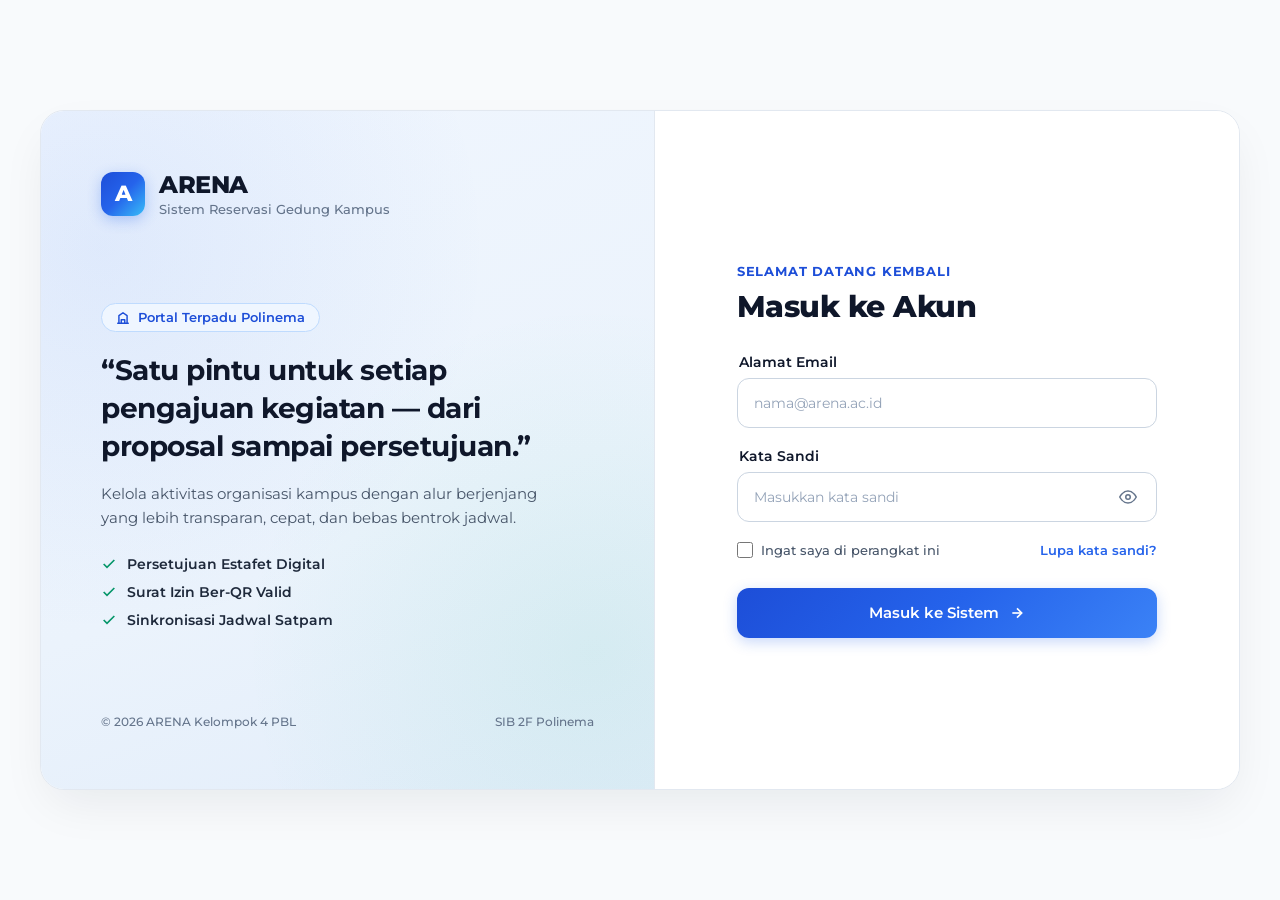
<file: index.html>
<!DOCTYPE html>
<html lang="id">
<head>
  <meta charset="utf-8">
  <meta http-equiv="refresh" content="0; url=frontend/index.html">
  <title>Arena</title>
  <script>location.replace('frontend/index.html');</script>
</head>
<body>
  <a href="frontend/index.html">Lanjut ke Arena</a>
</body>
</html>
</file>
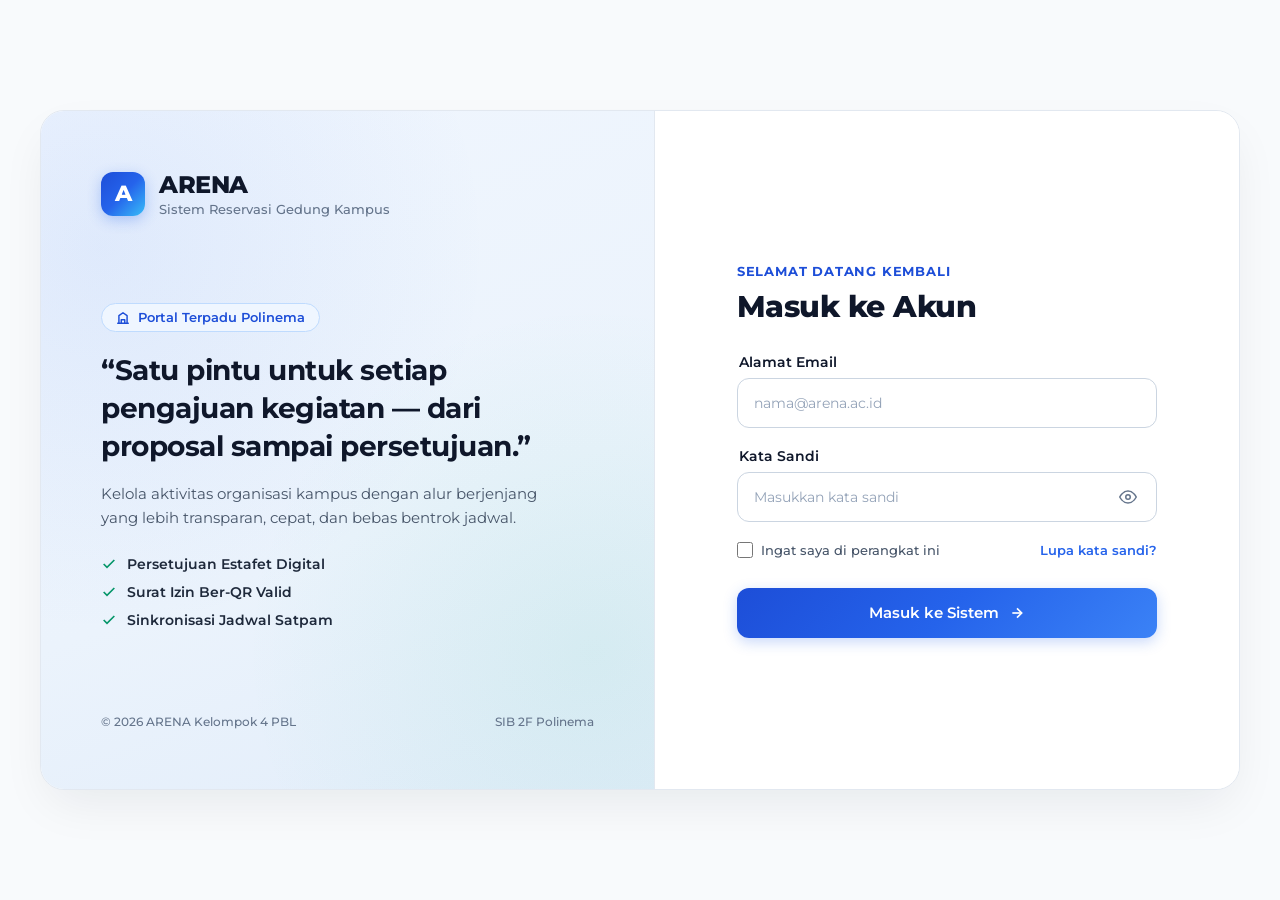
<file: frontend/index.html>
<!DOCTYPE html>
<html lang="id">
<head>
  <meta charset="UTF-8">
  <meta http-equiv="refresh" content="0; url=login.html">
  <title>Mengarahkan ke Portal Masuk - ARENA</title>
  <script>
    window.location.replace("login.html");
  </script>
</head>
<body style="font-family:sans-serif; text-align:center; padding:50px;">
  <p>Mengarahkan ke halaman masuk...</p>
  <p><a href="login.html">Klik di sini jika tidak beralih otomatis</a></p>
</body>
</html>
</file>
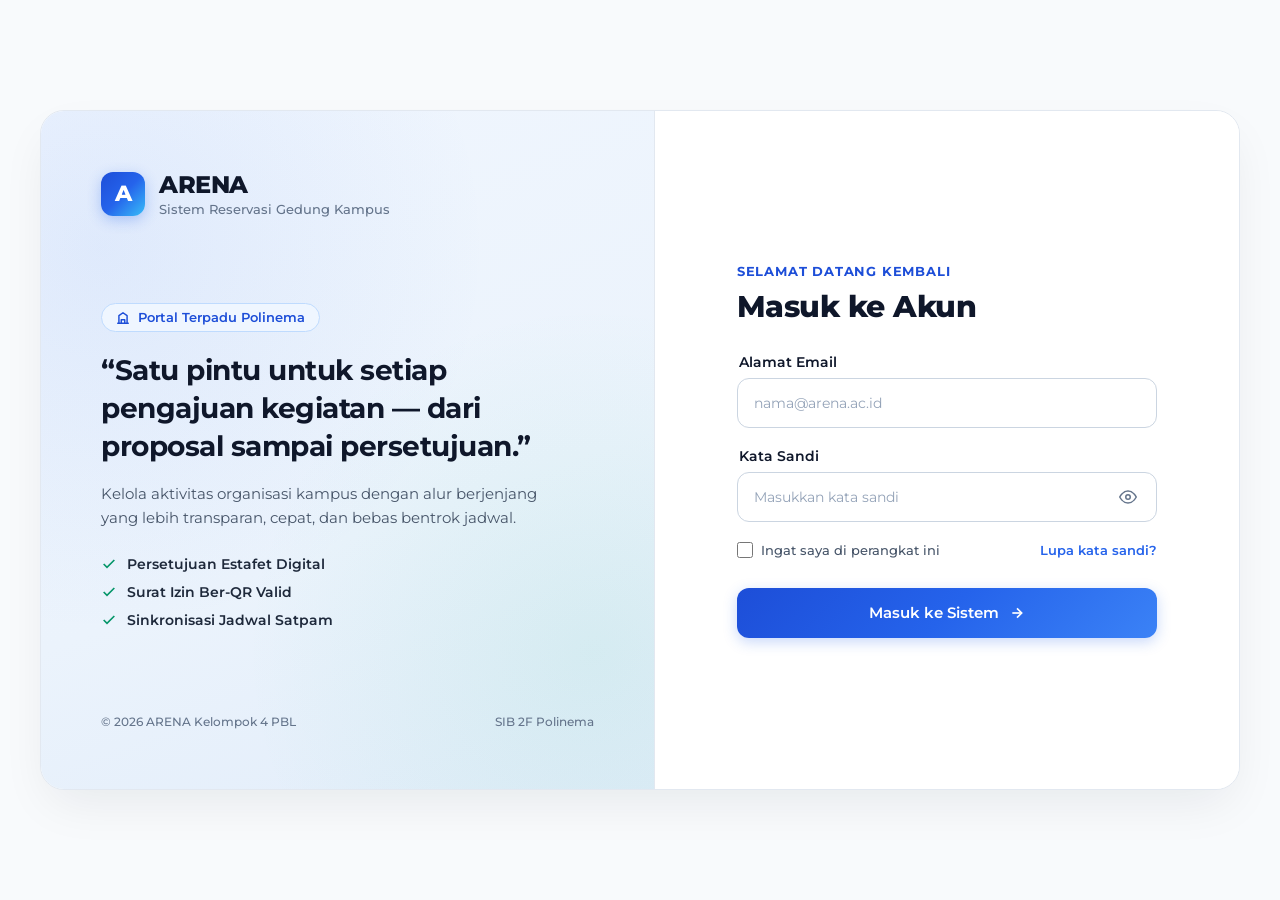
<file: frontend/login.html>
<!DOCTYPE html>
<html lang="id">
<head>
    <meta charset="UTF-8">
    <meta name="viewport" content="width=device-width, initial-scale=1">
    <title>Masuk - ARENA</title>

    <!-- Google Fonts: Inter & Montserrat -->
    <link rel="preconnect" href="https://fonts.googleapis.com">
    <link rel="preconnect" href="https://fonts.gstatic.com" crossorigin>
    <link href="https://fonts.googleapis.com/css2?family=Inter:wght@400;500;600&family=Montserrat:wght@500;600;700;800&display=swap" rel="stylesheet">

    <!-- CSS Login -->
    <link rel="stylesheet" href="assets/css/pages/login.css">
</head>

<body class="login-page">

    <main class="card">

        <!-- PANEL KIRI (HERO) -->
        <section class="hero">
            <div class="brand">
                <span class="brand-mark">A</span>
                <div class="brand-text">
                    <span class="brand-name">ARENA</span>
                    <span class="brand-sub">Sistem Reservasi Gedung Kampus</span>
                </div>
            </div>

            <div class="hero-copy">
                <div class="hero-badge">
                    <svg width="14" height="14" viewBox="0 0 24 24" fill="none" stroke="currentColor" stroke-width="2.5" stroke-linecap="round" stroke-linejoin="round"><path d="M3 21h18"/><path d="M5 21V8l7-5 7 5v13"/><path d="M9 21v-6h6v6"/></svg>
                    Portal Terpadu Polinema
                </div>
                <blockquote class="hero-quote">
                    &#8220;Satu pintu untuk setiap pengajuan kegiatan — dari proposal sampai persetujuan.&#8221;
                </blockquote>
                <p class="hero-note">
                    Kelola aktivitas organisasi kampus dengan alur berjenjang yang lebih transparan, cepat, dan bebas bentrok jadwal.
                </p>

                <div class="hero-features">
                    <div class="hero-feature-item">
                        <svg width="16" height="16" viewBox="0 0 24 24" fill="none" stroke="currentColor" stroke-width="2.5"><path d="M20 6L9 17l-5-5"/></svg>
                        Persetujuan Estafet Digital
                    </div>
                    <div class="hero-feature-item">
                        <svg width="16" height="16" viewBox="0 0 24 24" fill="none" stroke="currentColor" stroke-width="2.5"><path d="M20 6L9 17l-5-5"/></svg>
                        Surat Izin Ber-QR Valid
                    </div>
                    <div class="hero-feature-item">
                        <svg width="16" height="16" viewBox="0 0 24 24" fill="none" stroke="currentColor" stroke-width="2.5"><path d="M20 6L9 17l-5-5"/></svg>
                        Sinkronisasi Jadwal Satpam
                    </div>
                </div>
            </div>

            <div class="hero-footer">
                <span>&copy; 2026 ARENA Kelompok 4 PBL</span>
                <span>SIB 2F Polinema</span>
            </div>
        </section>

        <!-- PANEL KANAN (FORM) -->
        <section class="panel">
            <form class="form" id="loginForm" novalidate>
                <div class="m-brand-login" aria-hidden="false">
                    <span class="brand-mark">A</span>
                    <div><strong>ARENA</strong><small>Sistem Reservasi Gedung Kampus</small></div>
                </div>
                <p class="eyebrow">Selamat Datang Kembali</p>
                <h1 class="title">Masuk ke Akun</h1>

                <!-- Error Alert Box -->
                <div class="login-error-box" id="errorBox" role="alert">
                    <svg width="18" height="18" viewBox="0 0 24 24" fill="none" stroke="currentColor" stroke-width="2"><circle cx="12" cy="12" r="10"/><line x1="12" y1="8" x2="12" y2="12"/><line x1="12" y1="16" x2="12.01" y2="16"/></svg>
                    <span id="errorMessage">Email atau password salah!</span>
                </div>

                <!-- Success Alert Box -->
                <div class="login-success-box" id="successBox" role="status" style="display:none;">
                    <svg width="18" height="18" viewBox="0 0 24 24" fill="none" stroke="currentColor" stroke-width="2"><path d="M20 6L9 17l-5-5"/></svg>
                    <span id="successMessage"></span>
                </div>

                <div class="field">
                    <label for="email">Alamat Email</label>
                    <div class="input-wrap">
                        <input
                            type="email"
                            id="email"
                            name="email"
                            placeholder="nama@arena.ac.id"
                            autocomplete="email"
                            required
                        >
                    </div>
                </div>

                <div class="field">
                    <label for="password">Kata Sandi</label>
                    <div class="input-wrap">
                        <input
                            type="password"
                            id="password"
                            name="password"
                            placeholder="Masukkan kata sandi"
                            autocomplete="current-password"
                            required
                        >
                        <button type="button" class="toggle-pwd" id="togglePassword" aria-label="Lihat kata sandi">
                            <svg id="eyeIcon" width="18" height="18" viewBox="0 0 24 24" fill="none" stroke="currentColor" stroke-width="2"><path d="M1 12s4-8 11-8 11 8 11 8-4 8-11 8-11-8-11-8z"/><circle cx="12" cy="12" r="3"/></svg>
                        </button>
                    </div>
                </div>

                <div class="form-options">
                    <label class="remember-me">
                        <input type="checkbox" id="rememberMe">
                        <span>Ingat saya di perangkat ini</span>
                    </label>
                    <button type="button" class="forgot-link" id="btnForgot">Lupa kata sandi?</button>
                </div>

                <button class="btn-submit" type="submit" id="btnMasuk">
                    <span>Masuk ke Sistem</span>
                    <svg width="16" height="16" viewBox="0 0 24 24" fill="none" stroke="currentColor" stroke-width="2.5"><line x1="5" y1="12" x2="19" y2="12"/><polyline points="12 5 19 12 12 19"/></svg>
                </button>
            </form>

            <!-- MODAL: LUPA / RESET KATA SANDI (3 langkah: email -> kode OTP -> sandi baru) -->
            <div class="forgot-overlay" id="forgotOverlay">
                <div class="forgot-modal" role="dialog" aria-modal="true" aria-labelledby="fgTitle">
                    <button type="button" class="forgot-close" id="forgotClose" aria-label="Tutup">&times;</button>
                    <div class="fg-steps" id="fgSteps"><span class="on">1</span><i></i><span>2</span><i></i><span>3</span></div>

                    <!-- Langkah 1 -->
                    <div class="fg-pane" id="fgPane1">
                        <h2 class="forgot-title" id="fgTitle">Atur Ulang Kata Sandi</h2>
                        <p class="forgot-desc">Masukkan email akun Anda. Kami akan mengirim kode verifikasi 6 digit ke email tersebut.</p>
                        <div class="field">
                            <label for="forgotEmail">Alamat Email Terdaftar</label>
                            <div class="input-wrap"><input type="email" id="forgotEmail" placeholder="nama@arena.ac.id" autocomplete="email"></div>
                        </div>
                        <div class="fg-msg" id="fgMsg1"></div>
                        <div class="forgot-actions">
                            <button type="button" class="btn-submit" id="btnSendOtp"><span>Kirim Kode Verifikasi</span></button>
                            <button type="button" class="btn-cancel" id="btnCancelReset">Batal</button>
                        </div>
                    </div>

                    <!-- Langkah 2 -->
                    <div class="fg-pane" id="fgPane2" style="display:none;">
                        <h2 class="forgot-title">Masukkan Kode Verifikasi</h2>
                        <p class="forgot-desc" id="fgDesc2">Jika email tersebut terdaftar, kode 6 digit telah dikirim.</p>
                        <div class="field">
                            <label for="fgOtp">Kode 6 Digit</label>
                            <div class="input-wrap"><input type="text" id="fgOtp" class="fg-otp" inputmode="numeric" maxlength="6" placeholder="------" autocomplete="one-time-code"></div>
                        </div>
                        <div class="fg-timer" id="fgTimer"></div>
                        <div class="fg-msg" id="fgMsg2"></div>
                        <div class="forgot-actions">
                            <button type="button" class="btn-submit" id="btnVerifyOtp"><span>Verifikasi</span></button>
                            <button type="button" class="btn-cancel" id="btnResendOtp">Kirim Ulang</button>
                        </div>
                        <details class="fg-demo" id="fgDemo" open>
                            <summary>Kotak Masuk Simulasi (khusus demo)</summary>
                            <p>Belum ada server email, jadi pesan yang <b>seharusnya dikirim ke email</b> ditampilkan di sini. Di sistem sungguhan kode hanya dikirim ke email terdaftar dan <b>tidak</b> ditampilkan di layar.</p>
                            <div id="fgInbox"></div>
                        </details>
                    </div>

                    <!-- Langkah 3 -->
                    <div class="fg-pane" id="fgPane3" style="display:none;">
                        <h2 class="forgot-title">Buat Kata Sandi Baru</h2>
                        <p class="forgot-desc">Kode terverifikasi. Buat kata sandi baru yang kuat.</p>
                        <div class="field">
                            <label for="forgotNewPwd">Kata Sandi Baru</label>
                            <div class="input-wrap"><input type="password" id="forgotNewPwd" placeholder="Kata sandi baru" autocomplete="new-password"></div>
                        </div>
                        <ul class="fg-rules" id="fgRules"></ul>
                        <div class="field">
                            <label for="forgotConfirmPwd">Konfirmasi Kata Sandi Baru</label>
                            <div class="input-wrap"><input type="password" id="forgotConfirmPwd" placeholder="Ulangi kata sandi baru" autocomplete="new-password"></div>
                        </div>
                        <div class="fg-msg" id="fgMsg3"></div>
                        <div class="forgot-actions">
                            <button type="button" class="btn-submit" id="btnResetPwd"><span>Simpan Kata Sandi</span></button>
                            <button type="button" class="btn-cancel" id="btnCancelReset3">Batal</button>
                        </div>
                    </div>
                </div>
            </div>
        </section>

    </main>

    <script src="assets/js/auth.js"></script>
    <script>
        const form = document.getElementById("loginForm");
        const btn = document.getElementById("btnMasuk");
        const errorBox = document.getElementById("errorBox");
        const errorMessage = document.getElementById("errorMessage");
        const successBox = document.getElementById("successBox");
        const successMessage = document.getElementById("successMessage");
        const emailInput = document.getElementById("email");
        const passwordInput = document.getElementById("password");
        const togglePwd = document.getElementById("togglePassword");
        const eyeIcon = document.getElementById("eyeIcon");

        // Toggle Password Visibility
        togglePwd.addEventListener("click", () => {
            const isPassword = passwordInput.type === "password";
            passwordInput.type = isPassword ? "text" : "password";
            eyeIcon.innerHTML = isPassword
                ? '<path d="M17.94 17.94A10.07 10.07 0 0 1 12 20c-7 0-11-8-11-8a18.45 18.45 0 0 1 5.06-5.94M9.9 4.24A9.12 9.12 0 0 1 12 4c7 0 11 8 11 8a18.5 18.5 0 0 1-2.16 3.19m-6.72-1.07a3 3 0 1 1-4.24-4.24"/><line x1="1" y1="1" x2="23" y2="23"/>'
                : '<path d="M1 12s4-8 11-8 11 8 11 8-4 8-11 8-11-8-11-8z"/><circle cx="12" cy="12" r="3"/>';
        });

        // ---- LUPA KATA SANDI: email -> OTP -> sandi baru ----
        const $ = (id) => document.getElementById(id);
        const forgotOverlay = $("forgotOverlay");
        const fg = { email: "", token: "", timer: null, until: 0 };

        function fgShow(n) {
            [1, 2, 3].forEach((i) => { $("fgPane" + i).style.display = i === n ? "" : "none"; });
            [...$("fgSteps").querySelectorAll("span")].forEach((el, i) => el.classList.toggle("on", i < n));
            $("fgSteps").style.display = n > 3 ? "none" : "";
        }
        function fgMsg(n, text, ok) {
            const el = $("fgMsg" + n);
            el.textContent = text || "";
            el.className = "fg-msg" + (text ? (ok ? " ok" : " bad") : "");
        }
        function fgClose() { clearInterval(fg.timer); forgotOverlay.classList.remove("active"); }
        function fgRenderInbox() {
            const box = $("fgInbox"), list = Auth.demoInbox().filter((m) => m.to.toLowerCase() === fg.email.toLowerCase()).slice(0, 2);
            box.innerHTML = list.length ? "" : '<div class="fg-mail"><i>Tidak ada pesan untuk email ini.</i></div>';
            list.forEach((m) => {
                const d = document.createElement("div"); d.className = "fg-mail";
                const t = document.createElement("b"); t.textContent = m.subject;
                const tt = document.createElement("small"); tt.textContent = "Kepada: " + m.to;
                const bd = document.createElement("p"); bd.textContent = m.body;
                d.append(t, tt, bd); box.appendChild(d);
            });
        }
        function fgStartTimer(sec) {
            clearInterval(fg.timer); fg.until = Date.now() + sec * 1000;
            const tick = () => {
                const left = Math.max(0, Math.ceil((fg.until - Date.now()) / 1000));
                $("btnResendOtp").disabled = left > 0;
                $("fgTimer").textContent = left > 0 ? "Kirim ulang kode tersedia dalam " + left + " detik" : "Belum menerima kode? Klik Kirim Ulang.";
                if (!left) clearInterval(fg.timer);
            };
            tick(); fg.timer = setInterval(tick, 500);
        }
        function fgRules() {
            const rules = Auth.passwordRules($("forgotNewPwd").value, fg.email);
            $("fgRules").innerHTML = rules.map((r) => '<li class="' + (r.ok ? "ok" : "") + '">' + r.text + "</li>").join("");
        }
        function fgBusy(id, on, label) { const b = $(id); b.disabled = on; if (label) { const t = b.firstElementChild || b; t.textContent = on ? "Memproses..." : label; } }

        $("btnForgot").addEventListener("click", () => {
            forgotOverlay.classList.add("active");
            fg.email = ""; fg.token = "";
            $("forgotEmail").value = emailInput.value || "";
            $("fgOtp").value = ""; $("forgotNewPwd").value = ""; $("forgotConfirmPwd").value = "";
            fgMsg(1, ""); fgMsg(2, ""); fgMsg(3, "");
            fgRules(); fgShow(1); $("forgotEmail").focus();
        });
        $("forgotClose").addEventListener("click", fgClose);
        $("btnCancelReset").addEventListener("click", fgClose);
        $("btnCancelReset3").addEventListener("click", fgClose);
        forgotOverlay.addEventListener("click", (e) => { if (e.target === forgotOverlay) fgClose(); });

        async function sendOtp(fromResend) {
            const em = (fromResend ? fg.email : $("forgotEmail").value.trim()).toLowerCase();
            const msgN = fromResend ? 2 : 1;
            if (!em || !/^[^@\s]+@[^@\s]+\.[^@\s]+$/.test(em)) { fgMsg(1, "Masukkan alamat email yang valid."); return; }
            fgBusy(fromResend ? "btnResendOtp" : "btnSendOtp", true, fromResend ? "Kirim Ulang" : "Kirim Kode Verifikasi");
            const res = await Auth.requestReset(em);
            fgBusy(fromResend ? "btnResendOtp" : "btnSendOtp", false, fromResend ? "Kirim Ulang" : "Kirim Kode Verifikasi");
                       if (!res.ok) { fgMsg(msgN, res.message); return; }
            fg.email = em;
            $("fgDesc2").textContent = res.message;
            $("fgDemo").style.display = res.demo ? "" : "none";   // kotak simulasi hanya untuk mode demo
            fgShow(2); fgRenderInbox(); fgStartTimer(res.cooldown);
            $("fgOtp").value = ""; fgMsg(2, ""); $("fgOtp").focus();    

        }
        $("btnSendOtp").addEventListener("click", () => sendOtp(false));
        $("forgotEmail").addEventListener("keydown", (e) => { if (e.key === "Enter") sendOtp(false); });
        $("btnResendOtp").addEventListener("click", () => sendOtp(true));

        $("fgOtp").addEventListener("input", (e) => { e.target.value = e.target.value.replace(/\D/g, "").slice(0, 6); });
        async function verifyOtp() {
            const code = $("fgOtp").value;
            if (code.length !== 6) { fgMsg(2, "Masukkan 6 digit kode verifikasi."); return; }
            fgBusy("btnVerifyOtp", true, "Verifikasi");
            const res = await Auth.verifyResetOtp(fg.email, code);
            fgBusy("btnVerifyOtp", false, "Verifikasi");
            if (!res.ok) { fgMsg(2, res.message); if (res.locked) $("fgOtp").value = ""; return; }
            fg.token = res.token; clearInterval(fg.timer);
            fgShow(3); fgMsg(3, ""); fgRules(); $("forgotNewPwd").focus();
        }
        $("btnVerifyOtp").addEventListener("click", verifyOtp);
        $("fgOtp").addEventListener("keydown", (e) => { if (e.key === "Enter") verifyOtp(); });

        $("forgotNewPwd").addEventListener("input", fgRules);
        $("btnResetPwd").addEventListener("click", async () => {
            const np = $("forgotNewPwd").value, cp = $("forgotConfirmPwd").value;
            if (np !== cp) { fgMsg(3, "Konfirmasi kata sandi tidak cocok."); return; }
            fgBusy("btnResetPwd", true, "Simpan Kata Sandi");
            const res = await Auth.completeReset(fg.email, fg.token, np);
            fgBusy("btnResetPwd", false, "Simpan Kata Sandi");
            if (!res.ok) { fgMsg(3, res.message); if (res.expired) setTimeout(() => fgShow(1), 1500); return; }
            const done = fg.email; fg.token = ""; fgClose();
            emailInput.value = done; passwordInput.value = "";       // sandi baru TIDAK diisi otomatis
            successMessage.textContent = "Kata sandi berhasil diubah. Silakan masuk dengan kata sandi baru Anda.";
            successBox.style.display = "flex"; passwordInput.focus();
        });

        // Form Submit
        form.addEventListener("submit", function (event) {
            event.preventDefault();
            errorBox.classList.remove("active");
            successBox.style.display = "none";
            form.classList.remove("shake");

            const email = emailInput.value.trim();
            const password = passwordInput.value;

            if (!email || !password) {
                errorMessage.textContent = "Email dan kata sandi wajib diisi!";
                errorBox.classList.add("active");
                form.classList.add("shake");
                return;
            }

            btn.disabled = true;
            btn.innerHTML = `<span>Memverifikasi...</span>`;

            Auth.login(email, password)
                .then(function (user) {
                    btn.innerHTML = `<span>Berhasil! Mengalihkan...</span>`;
                    setTimeout(() => {
                        let target = 'pages/dashboard-mahasiswa.html';
                        if (user && user.roleMeta && user.roleMeta.home) {
                            target = user.roleMeta.home;
                        } else if (user && (user.role === 'Approver' || ['Presiden BEM', 'DosPem', 'Kajur', 'Wadir'].includes(user.role))) {
                            target = 'pages/dashboard-approver.html';
                        } else if (user && (user.role === 'Admin' || user.role === 'AdminTU')) {
                            target = 'pages/dashboard-admin.html';
                        } else if (user && user.role === 'Satpam') {
                            target = 'pages/dasboard-satpam.html';
                        }
                        window.location.href = target;
                    }, 250);
                })
                .catch(function (err) {
                    errorMessage.textContent = err.message || "Terjadi kesalahan saat masuk.";
                    errorBox.classList.add("active");
                    form.classList.add("shake");
                    btn.disabled = false;
                    btn.innerHTML = `<span>Masuk ke Sistem</span><svg width="16" height="16" viewBox="0 0 24 24" fill="none" stroke="currentColor" stroke-width="2.5"><line x1="5" y1="12" x2="19" y2="12"/><polyline points="12 5 19 12 12 19"/></svg>`;
                });
        });
    </script>
</body>
</html>
</file>
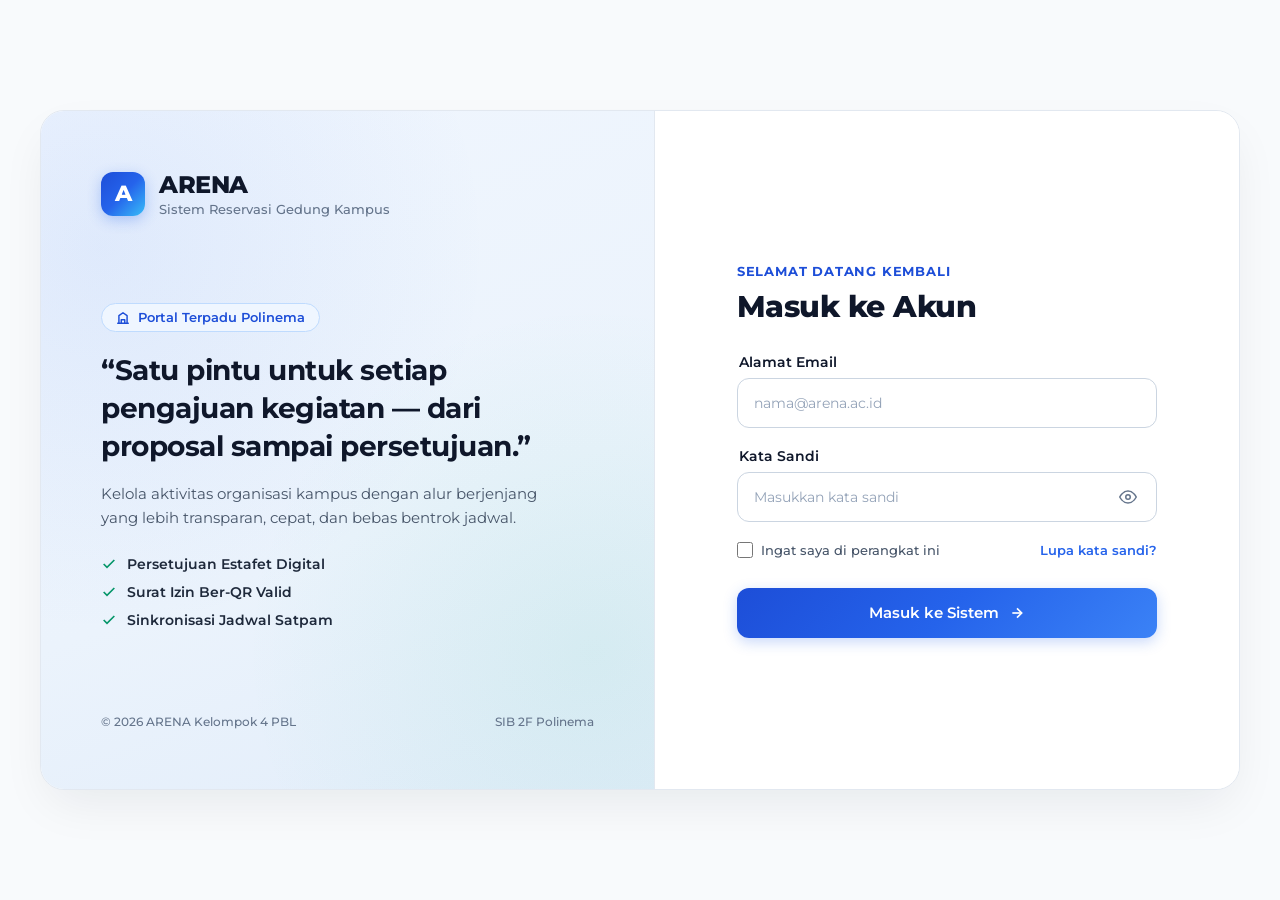
<file: frontend/pages/dasboard-satpam.html>
<!doctype html>
<html lang="id">
<head>
  <meta charset="utf-8"><meta name="viewport" content="width=device-width, initial-scale=1">
  <title>Satpam - ARENA</title>
  <link href="https://fonts.googleapis.com/css2?family=Inter:wght@400;500;600&family=Montserrat:wght@500;600;700;800&display=swap" rel="stylesheet">
  <link rel="stylesheet" href="../assets/css/variables.css">
  <link rel="stylesheet" href="../assets/css/global.css">
  <link rel="stylesheet" href="../assets/css/components.css">
  <link rel="stylesheet" href="../assets/css/pages/main.css">
  <link rel="stylesheet" href="../assets/css/pages/dasboard-satpam.css">
</head>
<body>
  <div id="app">

    <!-- Menu: Dashboard (Jadwal Acara Approved di Gedung Tugas Satpam) -->
    <section class="view" data-view="dashboard">
      <div class="card gedung-info">
        <div>
          <div class="muted small">Gedung Tugas Pengamanan Anda</div>
          <h2 id="nama-gedung">-</h2>
          <div class="muted small" id="lokasi-gedung"></div>
        </div>
        <div style="display:flex; gap:12px; align-items:center;">
          <button class="btn btn-sm" id="btn-open-scanner" style="background:#059669; color:#fff;">
            <svg width="16" height="16" viewBox="0 0 24 24" fill="none" stroke="currentColor" stroke-width="2"><path d="M3 7V5a2 2 0 0 1 2-2h2"/><path d="M17 3h2a2 2 0 0 1 2 2v2"/><path d="M21 17v2a2 2 0 0 1-2 2h-2"/><path d="M7 21H5a2 2 0 0 1-2-2v-2"/><rect x="7" y="7" width="10" height="10"/></svg>
            Pindai / Input QR Surat
          </button>
          <div class="sync muted small" id="sync">Memuat jadwal...</div>
        </div>
      </div>

      <div class="grid cols-3" id="stat-satpam"></div>

      <!-- Tabel Jadwal Khusus Hari Ini -->
      <div class="card">
        <div class="card-title">Jadwal Acara Khusus Hari Ini</div>
        <div class="table-wrap"><table class="table" id="tbl-aktif"></table></div>
      </div>

      <!-- Kalender Bulan Ini -->
      <div class="card">
        <div class="toolbar">
          <div class="card-title" id="cal-title" style="margin:0">Kalender Kegiatan Gedung Tugas</div>
          <div class="spacer"></div>
          <button class="btn btn-ghost btn-sm" id="cal-prev">&lt; Sebelumnya</button>
          <button class="btn btn-ghost btn-sm" id="cal-next">Berikutnya &gt;</button>
        </div>
        <div class="cal" id="cal"></div>
      </div>
    </section>

    <!-- Menu: Semua Jadwal Acara (Filter: Hari Ini, Sedang Berlangsung, Akan Datang) -->
    <section class="view" data-view="jadwal">
      <div class="card">
        <div class="toolbar">
          <div class="card-title" style="margin:0">Semua Jadwal Acara Terdaftar</div>
          <div class="spacer"></div>
          <div id="filter-jadwal"></div>
        </div>
        <div class="table-wrap"><table class="table" id="tbl-semua"></table></div>
      </div>
    </section>

    <!-- Modal: Scan & Verifikasi QR Code Surat Izin -->
    <div class="overlay" id="m-scan-qr">
      <div class="modal narrow" style="max-width:520px;">
        <h2>Verifikasi QR Code Surat Izin</h2>
        <p class="hint">Masukkan kode verifikasi QR atau tempelkan hasil scan scanner QR satpam.</p>
        
        <div class="field" style="margin-top:14px;">
          <label for="input-qr-code">Kode QR / String Verifikasi</label>
          <input class="input" id="input-qr-code" placeholder="Contoh: ARENA-QR-ARENA-202611-0001-APPROVED">
        </div>

        <div id="scan-result" style="display:none; margin-top:16px; border-radius:12px; padding:16px;"></div>

        <div class="step-actions" style="margin-top:18px;">
          <button class="btn btn-ghost" onclick="UI.modal.close('m-scan-qr')">Tutup</button>
          <button class="btn" id="btn-proses-scan">Periksa Keaslian QR</button>
        </div>
      </div>
    </div>

    <!-- Modal: Detail QR surat izin -->
    <div class="overlay" id="m-qr">
      <div class="modal narrow">
        <h2 id="qr-title">Surat Izin Resmi</h2>
        <div class="qr-box" id="qr-box"></div>
        <dl class="kv" id="qr-info"></dl>
        <div class="actions"><button class="btn btn-ghost" onclick="UI.modal.close('m-qr')">Tutup</button></div>
      </div>
    </div>

  </div>

  <script src="../assets/js/auth.js"></script>
  <script src="../assets/js/api.js"></script>
  <script src="../assets/js/ui.js"></script>
  <script src="../assets/js/shell.js"></script>
  <script src="../assets/js/dasboard-satpam.js"></script>
<script src="../assets/js/responsive.js"></script>
</body>
</html>
</file>
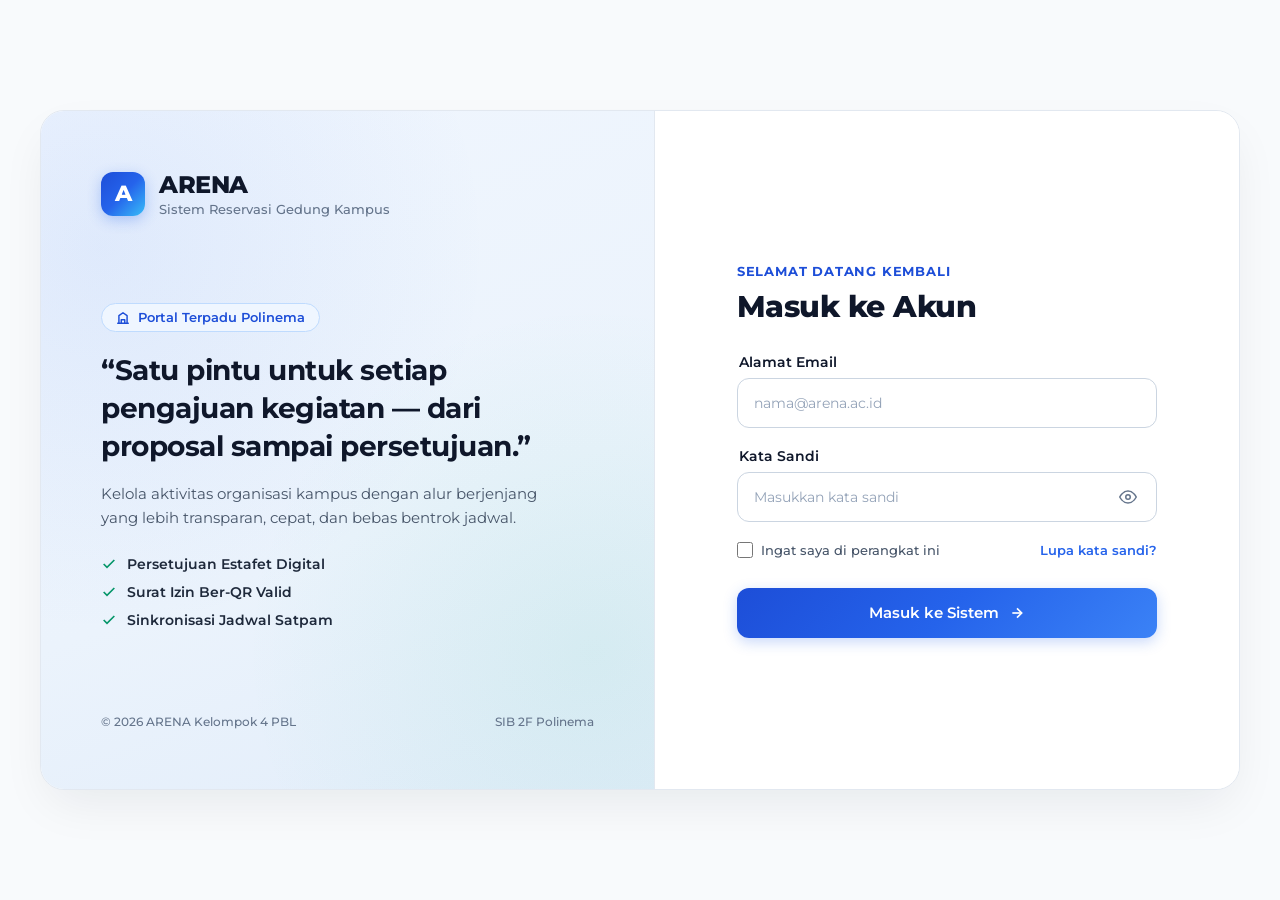
<file: frontend/pages/dashboard-admin.html>
<!doctype html>
<html lang="id">
<head>
<meta charset="utf-8">
<meta name="viewport" content="width=device-width, initial-scale=1">
<title>Admin Tata Usaha - ARENA</title>
<link href="https://fonts.googleapis.com/css2?family=Inter:wght@400;500;600;700&family=Montserrat:wght@500;600;700;800&display=swap" rel="stylesheet">
<link rel="stylesheet" href="../assets/css/variables.css">
<link rel="stylesheet" href="../assets/css/pages/main.css">
<style>
  body { background: #F8FAFC; color: #0F172A; }
  .view { display: none; }
  .view.active { display: block; animation: up .3s both; }
  @keyframes up { from { opacity: 0; transform: translateY(6px); } to { opacity: 1; transform: none; } }

  /* Form & modal pengelolaan admin (dibuat oleh assets/js/admin-kelola.js) */
  .admin-form-modal h3 { font: 700 15px var(--font-head); color: var(--text-pure); margin: 0; }
  .af-grid { display: grid; grid-template-columns: repeat(2, minmax(0, 1fr)); gap: 0 14px; }
  .af-full { grid-column: 1 / -1; }
  .af-req { color: var(--bad); }
  .af-message { font-size: 14px; color: var(--text); line-height: 1.55; margin-bottom: 8px; }
  .af-error { background: #FEF2F2; border: 1px solid #FCA5A5; color: #B91C1C; border-radius: 12px; padding: 10px 14px; font-size: 13px; font-weight: 600; margin-top: 4px; }
  .af-check { display: flex; align-items: center; gap: 10px; font-size: 14px; cursor: pointer; }
  .af-check input { width: 18px; height: 18px; accent-color: #2563EB; }
  .af-chips { display: flex; flex-wrap: wrap; gap: 8px; margin-bottom: 10px; }
  .af-chip { display: inline-flex; align-items: center; gap: 6px; background: #EFF6FF; border: 1px solid #BFDBFE; color: #1D4ED8; border-radius: 999px; padding: 5px 6px 5px 12px; font-size: 13px; font-weight: 600; }
  .af-chip-x { border: 0; background: #DBEAFE; color: #1D4ED8; width: 22px; height: 22px; border-radius: 50%; cursor: pointer; font-size: 15px; line-height: 1; }
  .af-chip-x:hover:not([disabled]) { background: #FCA5A5; color: #7F1D1D; }
  .af-chip-x[disabled] { opacity: .35; cursor: not-allowed; }
  .af-inline { display: flex; gap: 10px; align-items: center; flex-wrap: wrap; }
  .af-inline .input { max-width: 220px; }
  .af-pre { white-space: pre-wrap; background: #F8FAFC; border: 1px solid #E2E8F0; border-radius: 12px; padding: 12px 14px; font: 13px/1.55 var(--font-body, inherit); color: #334155; max-height: 260px; overflow: auto; margin: 0 0 8px; }
  .head-actions { display: flex; gap: 10px; flex-wrap: wrap; }
  @media (max-width: 640px) { .af-grid { grid-template-columns: 1fr; } }
</style>
</head>
<body>

<div class="app">

  <!-- ===== SIDEBAR ADMIN ===== -->
  <aside class="sidebar">
    <div class="brand"><div class="brand-logo">A</div>ARENA</div>
    <button data-menu="dashboard" class="menu-item with-icon menu" type="button">
      <svg width="16" height="16" viewBox="0 0 24 24" fill="none" stroke="currentColor" stroke-width="2"><rect x="3" y="3" width="7" height="7"/><rect x="14" y="3" width="7" height="7"/><rect x="14" y="14" width="7" height="7"/><rect x="3" y="14" width="7" height="7"/></svg>
      Dashboard
    </button>
    <button data-menu="pengajuan" class="menu-item with-icon menu" type="button">
      <svg width="16" height="16" viewBox="0 0 24 24" fill="none" stroke="currentColor" stroke-width="2"><path d="M14 2H6a2 2 0 0 0-2 2v16a2 2 0 0 0 2 2h12a2 2 0 0 0 2-2V8z"/><polyline points="14 2 14 8 20 8"/><line x1="16" y1="13" x2="8" y2="13"/><line x1="16" y1="17" x2="8" y2="17"/></svg>
      Monitoring Reservasi
    </button>
    <button data-menu="gedung" class="menu-item with-icon menu" type="button">
      <svg width="16" height="16" viewBox="0 0 24 24" fill="none" stroke="currentColor" stroke-width="2"><path d="M3 21h18"/><path d="M5 21V5a2 2 0 0 1 2-2h10a2 2 0 0 1 2 2v16"/><polyline points="9 9 9 9.01 15 9 15 9.01"/><polyline points="9 13 9 13.01 15 13 15 13.01"/></svg>
      Fasilitas &amp; Ruangan
    </button>
    <button data-menu="alur" class="menu-item with-icon menu" type="button">
      <svg width="16" height="16" viewBox="0 0 24 24" fill="none" stroke="currentColor" stroke-width="2"><polyline points="22 12 18 12 15 21 9 3 6 12 2 12"/></svg>
      Alur Persetujuan
    </button>
    <button data-menu="satpam" class="menu-item with-icon menu" type="button">
      <svg width="16" height="16" viewBox="0 0 24 24" fill="none" stroke="currentColor" stroke-width="2"><path d="M12 22s8-4 8-10V5l-8-3-8 3v7c0 6 8 10 8 10z"/></svg>
      Penugasan Satpam
    </button>
    <button data-menu="master" class="menu-item with-icon menu" type="button">
      <svg width="16" height="16" viewBox="0 0 24 24" fill="none" stroke="currentColor" stroke-width="2"><ellipse cx="12" cy="5" rx="9" ry="3"/><path d="M21 12c0 1.66-4 3-9 3s-9-1.34-9-3"/><path d="M3 5v14c0 1.66 4 3 9 3s9-1.34 9-3V5"/></svg>
      Data Master
    </button>
    <button data-menu="users" class="menu-item with-icon menu" type="button">
      <svg width="16" height="16" viewBox="0 0 24 24" fill="none" stroke="currentColor" stroke-width="2"><path d="M17 21v-2a4 4 0 0 0-4-4H5a4 4 0 0 0-4 4v2"/><circle cx="9" cy="7" r="4"/><path d="M23 21v-2a4 4 0 0 0-3-3.87"/><path d="M16 3.13a4 4 0 0 1 0 7.75"/></svg>
      Kelola Akun
    </button>
    <button data-menu="logs" class="menu-item with-icon menu" type="button">
      <svg width="16" height="16" viewBox="0 0 24 24" fill="none" stroke="currentColor" stroke-width="2"><circle cx="12" cy="12" r="10"/><polyline points="12 6 12 12 16 14"/></svg>
      Log Aktivitas
    </button>

    <div class="sidebar-foot">
      <button id="btn-logout" type="button" class="logout">
        <svg width="16" height="16" viewBox="0 0 24 24" fill="none" stroke="currentColor" stroke-width="2" stroke-linecap="round" stroke-linejoin="round" aria-hidden="true"><path d="M14 3h5a2 2 0 0 1 2 2v14a2 2 0 0 1-2 2h-5"/><path d="M14 21V3L4 5.5v13L14 21z"/><circle cx="11" cy="12" r=".8" fill="currentColor"/></svg>
        Keluar
      </button>
    </div>
  </aside>

  <!-- ===== KONTEN ADMIN ===== -->
  <main class="main">

    <div class="page-head">
      <div class="page-head-text">
        <h1 class="page-title" id="page-title">Dashboard Administrator</h1>
        <div class="page-sub">Masuk sebagai Staff TU/Admin &middot; Tata Usaha &amp; Pengelolaan Fasilitas Kampus Polinema</div>
      </div>

      <div class="profile" id="profile" style="cursor:pointer;" title="Klik untuk Buka Pengaturan Akun">
        <span class="avatar" id="header-avatar" aria-hidden="true">
          <svg viewBox="0 0 40 40" width="36" height="36"><circle cx="20" cy="15" r="6" fill="none" stroke="#2563EB" stroke-width="2.5"/><path d="M8 33c1.5-6.5 6.5-10 12-10s10.5 3.5 12 10" fill="none" stroke="#2563EB" stroke-width="2.5" stroke-linecap="round"/></svg>
        </span>
        <div class="profile-text">
          <div class="profile-name" id="profile-name">Admin TU</div>
          <button id="btn-edit-profile" type="button" class="profile-edit">Profil &amp; Akun</button>
        </div>
      </div>
    </div>

    <!-- ================= VIEW 1: DASHBOARD ================= -->
    <section class="view" data-view="dashboard">
      <div id="stats" class="grid cols-5"></div>

      <!-- BANNER ANTREAN MACET > 3 HARI (Fitur Rizal - Admin 5) -->
      <div id="banner-macet" class="alert-warn">
        <div class="alert-head">
          <div class="alert-title">
            <span class="alert-icon">⚠️</span>
            <h3>Perhatian: Antrean Pengajuan Macet Lebih dari 3 Hari</h3>
          </div>
          <span class="pill-count" id="badge-macet-count">0 Pengajuan</span>
        </div>
        <p>Pengajuan di bawah ini tertahan tanpa progres persetujuan lebih dari 3 hari. Admin dapat mengingatkan pejabat terkait.</p>
        <div class="table-wrap"><div id="tbl-macet"></div></div>
      </div>

      <div class="split">
        <!-- Fasilitas Ringkas -->
        <div class="card">
          <div class="card-head">
            <h2>Fasilitas Kampus &amp; Status Operasional</h2>
            <button data-goto="gedung" class="btn btn-ghost btn-sm">Kelola Fasilitas &rarr;</button>
          </div>
          <div class="table-wrap"><div id="tbl-dash-gedung"></div></div>
        </div>

        <!-- Log Aktivitas Admin -->
        <div class="card">
          <div class="card-head">
            <h2>Aktivitas Terkini</h2>
            <button data-goto="logs" class="text-link">Semua Log &rarr;</button>
          </div>
          <div id="log-summary" class="log-list"></div>
        </div>
      </div>
    </section>

    <!-- ================= VIEW 2: MONITORING PENGAJUAN ================= -->
    <section class="view" data-view="pengajuan">
      <div class="card">
        <div class="card-head">
          <div>
            <h2>Monitoring Seluruh Reservasi</h2>
            <p class="card-sub">Cari berdasarkan nomor, kegiatan, organisasi, atau penanggung jawab; saring menurut status, gedung, dan tanggal.</p>
          </div>
        </div>
        <div id="filter-monitoring"></div>
        <div class="table-wrap"><div id="tbl-semua-reservasi"></div></div>
        <div id="pager-monitoring"></div>
      </div>
    </section>

    <!-- ================= VIEW 3: KELOLA GEDUNG & OPERASIONAL ================= -->
    <section class="view" data-view="gedung">
      <div class="card">
        <div class="card-head">
          <div>
            <h2>Pengelolaan Gedung, Jam Operasional &amp; Ruangan</h2>
            <p class="card-sub">Atur jam operasional, wajib/opsional proposal, dan kelola ruangan per gedung</p>
          </div>
          <button type="button" class="btn" data-aksi="tambah-gedung">+ Tambah Gedung</button>
        </div>
        <div class="table-wrap"><div id="tbl-kelola-gedung"></div></div>
      </div>
    </section>

    <!-- ================= VIEW 4: ALUR PERSETUJUAN ================= -->
    <section class="view" data-view="alur">
      <div class="card">
        <h2 class="card-title">Pengaturan Alur Persetujuan Gedung</h2>
        <p class="card-sub">Konfigurasi urutan persetujuan pejabat approver untuk tiap gedung tanpa mengubah kode sumber.</p>
        <div id="list-alur-gedung" class="stack"></div>
      </div>
    </section>

    <!-- ================= VIEW 5: PENUGASAN SATPAM ================= -->
    <section class="view" data-view="satpam">
      <div class="card">
        <div class="card-head">
          <div>
            <h2>Penugasan Satpam ke Gedung Tugas</h2>
            <p class="card-sub">Atur personel satpam yang berwenang memantau &amp; memindai QR di lokasi gedung terkait.</p>
          </div>
        </div>
        <div class="table-wrap"><div id="tbl-satpam-gedung"></div></div>
      </div>
    </section>

    <!-- ================= VIEW 5B: DATA MASTER (JURUSAN & JABATAN) ================= -->
    <section class="view" data-view="master">
      <div class="card">
        <div class="card-head">
          <div>
            <h2>Jurusan</h2>
            <p class="card-sub">Dipakai sebagai pemilik gedung dan lingkup Ketua Jurusan.</p>
          </div>
          <button type="button" class="btn" data-aksi="tambah-jurusan">+ Tambah Jurusan</button>
        </div>
        <div class="table-wrap"><div id="tbl-jurusan"></div></div>
      </div>
      <div class="card" style="margin-top:18px">
        <div class="card-head">
          <div>
            <h2>Jabatan Approver</h2>
            <p class="card-sub">Setiap jabatan menjadi satu tahap di alur persetujuan. Cakupan menentukan siapa approvernya.</p>
          </div>
          <button type="button" class="btn" data-aksi="tambah-jabatan">+ Tambah Jabatan</button>
        </div>
        <div class="table-wrap"><div id="tbl-jabatan"></div></div>
      </div>
    </section>

    <!-- ================= VIEW 6: KELOLA AKUN ================= -->
    <section class="view" data-view="users">
      <div class="card">
        <div class="card-head">
          <div>
            <h2>Manajemen Akun Pengguna</h2>
            <p class="card-sub">Buat akun baru, ubah data, atur ulang password, atau nonaktifkan akun tanpa menghapus riwayat masa lalu.</p>
          </div>
          <button type="button" class="btn" data-aksi="tambah-user">+ Buat Akun</button>
        </div>
        <div class="table-wrap"><div id="tbl-users"></div></div>
      </div>
    </section>

    <!-- ================= VIEW 7: LOG AKTIVITAS ================= -->
    <section class="view" data-view="logs">
      <div class="card">
        <h2 class="card-title">Jejak Audit Aktivitas Admin</h2>
        <p class="card-sub">Seluruh tindakan penonaktifan fasilitas, pembuatan akun, dan konfigurasi alur tercatat otomatis.</p>
        <div id="filter-logs" style="margin-top:12px"></div>
        <div class="table-wrap"><div id="tbl-audit-logs"></div></div>
        <div id="pager-logs"></div>
      </div>
    </section>

  </main>
</div>

<script src="../assets/js/auth.js"></script>
<script src="../assets/js/api.js"></script>
<script src="../assets/js/ui.js"></script>
<script src="../assets/js/shell.js"></script>
<script src="../assets/js/listtools.js"></script>
<script src="../assets/js/timeline.js"></script>
<script src="../assets/js/admin-kelola.js"></script>
<script>
/* =====================================================================
   DASHBOARD ADMIN LOGIC & STATE (SESUAI FITUR RIZAL)
   ===================================================================== */
const SESI = Auth.requireRole(['AdminTU']);
if (SESI) {
  document.getElementById('profile-name').textContent = SESI.nama_profil || SESI.nama;
  document.getElementById('btn-logout').addEventListener('click', () => { Auth.logout(); window.location.href = '../login.html'; });

  const adminPhoto = Auth.getPhoto ? Auth.getPhoto(SESI.email) : null;
  if (adminPhoto) {
    document.getElementById('header-avatar').innerHTML = `<img src="${adminPhoto}" style="width:100%; height:100%; border-radius:50%; object-fit:cover;">`;
  }

  const btnEditProfile = document.getElementById('btn-edit-profile');
  const profileArea = document.getElementById('profile');
  if (window.Shell && Shell.profileEditor) {
    const pEditor = Shell.profileEditor(SESI, btnEditProfile);
    if (btnEditProfile) btnEditProfile.onclick = (e) => { e.stopPropagation(); pEditor.open(); };
    if (profileArea) profileArea.onclick = (e) => { e.stopPropagation(); pEditor.open(); };
  }
}

const $ = (s, r = document) => r.querySelector(s);
const esc = UI.esc;
const TH = '';   // gaya tabel dari .table di main.css
const TD = '';

const store = { gedung: [], reservasi: [], users: [], logs: [], satpam: [], alur: {} };
async function loadStore() {
  const [g, d, l] = await Promise.all([API.getGedung(), API.dashboardAdmin(), API.logAktivitas()]);
  if (g.status === 'success') store.gedung = g.data || [];
  if (d.status === 'success') store.reservasi = d.data_reservasi || [];
  if (l.status === 'success') store.logs = l.data || [];          // urutan: terbaru di atas
}

/* Render Data Dashboard */
async function renderDashboard() {
  const res = await API.dashboardAdmin();
  if (res.status !== 'success') { UI.toast(res.message, 'bad'); return; }
  await loadStore();
  const rekap = res.rekap;

  // Stats Grid 5 Kolom (kartu seragam, sama dengan dashboard role lain)
  $('#stats').innerHTML = [
    ['Total Pengajuan', rekap.total, ''],
    ['Sedang Berjalan', rekap.in_progress, '#2563EB'],
    ['Perlu Revisi', rekap.need_revision, '#D97706'],
    ['Disetujui', rekap.approved, '#059669'],
    ['Antrean Macet (>3h)', rekap.macet, '#DC2626']
  ].map(([label, val, color]) => `
    <div class="card stat">
      <div class="label">${label}</div>
      <div class="value"${color ? ` style="color:${color}"` : ''}>${val}</div>
    </div>
  `).join('');

  // Antrean Macet Table
  const macetList = res.antrean_macet || [];
  $('#badge-macet-count').textContent = `${macetList.length} Pengajuan Tertahan`;
  if (!macetList.length) {
    $('#tbl-macet').innerHTML = '<div class="empty-note">Semua pengajuan berjalan lancar (tidak ada antrean yang macet lebih dari 3 hari).</div>';
  } else {
    $('#tbl-macet').innerHTML = `
      <table class="table">
        <thead>
          <tr>
            <th class="${TH}">Nomor</th>
            <th class="${TH}">Kegiatan</th>
            <th class="${TH}">Posisi Tahap Tertahan</th>
            <th class="${TH}">Lama Macet</th>
            <th class="${TH}">Aksi</th>
          </tr>
        </thead>
        <tbody>
          ${macetList.map((m) => `
            <tr>
              <td class="${TD}" style="font-weight:600">${esc(m.nomor_pengajuan)}</td>
              <td class="${TD}"><b>${esc(m.nama_acara)}</b></td>
              <td class="${TD}"><span class="badge warn">${esc(m.nama_tahap || 'Approver')}</span></td>
              <td class="${TD}" style="color:#B45309;font-weight:700">${m.hari_macet} Hari</td>
              <td class="${TD}"><button type="button" class="btn btn-sm btn-warn" data-aksi="reminder" data-id="${esc(m.id_reservasi)}">Kirim Reminder</button>
                <button type="button" class="btn btn-sm btn-ghost" data-timeline="${esc(m.id_reservasi)}">Riwayat</button></td>
            </tr>
          `).join('')}
        </tbody>
      </table>
    `;
  }

  // Gedung Ringkas
  const gedungList = store.gedung;
  $('#tbl-dash-gedung').innerHTML = `
    <table class="table">
      <thead>
        <tr>
          <th class="${TH}">Gedung</th>
          <th class="${TH}">Jam Operasional</th>
          <th class="${TH}">Proposal</th>
          <th class="${TH}">Status</th>
        </tr>
      </thead>
      <tbody>
        ${gedungList.map((g) => `
          <tr>
            <td class="${TD}" style="font-weight:600">${esc(g.nama_gedung)}<br><small class="muted">${esc(g.lokasi)}</small></td>
            <td class="${TD}">${esc(g.jam_operasional_buka.slice(0,5))} - ${esc(g.jam_operasional_tutup.slice(0,5))}</td>
            <td class="${TD}">${g.wajib_proposal ? '<span style="color:#1D4ED8;font-weight:600">Wajib</span>' : '<span class="muted">Opsional</span>'}</td>
            <td class="${TD}"><span class="badge ${g.status_operasional === 'Aktif' ? 'ok' : 'bad'}">${esc(g.status_operasional)}</span></td>
          </tr>
        `).join('')}
      </tbody>
    </table>
  `;

  // Log Aktivitas Ringkas
  const logs = store.logs;
  $('#log-summary').innerHTML = logs.slice(0, 4).map((l) => `
    <div class="log-item">
      <div class="t">${esc(l.jenis_aktivitas)}: ${esc(l.target_entitas || '')}</div>
      <div class="d">${esc(l.detail)}</div>
      <div class="w">${esc(l.created_at)}</div>
    </div>
  `).join('') || '<div class="empty-note">Belum ada aktivitas tercatat.</div>';
}

/* Render Monitoring Semua Reservasi (pencarian, filter, paginasi di sisi server: admin/cari_reservasi.php) */
let monitoringBar = null;
async function renderMonitoring() {
  if (!store.gedung.length) { await loadStore(); }
  if (!monitoringBar) {
    monitoringBar = ListTools.bar({
      host: $('#filter-monitoring'), pagerHost: $('#pager-monitoring'), perPage: 10, dates: true,
      placeholder: 'Cari nomor, kegiatan, organisasi, atau penanggung jawab...',
      statuses: [
        { value: 'In-Progress', label: 'In-Progress' }, { value: 'Need-Revision', label: 'Need-Revision' },
        { value: 'Approved', label: 'Approved' }, { value: 'Rejected', label: 'Rejected' }, { value: 'Dibatalkan', label: 'Dibatalkan Sistem' }
      ],
      gedung: store.gedung.map((g) => ({ value: g.id_gedung, label: g.nama_gedung })),
      onChange: muatMonitoring
    });
  }
  muatMonitoring(monitoringBar.state);
}

async function muatMonitoring(st) {
  const box = $('#tbl-semua-reservasi');
  box.style.opacity = '.55';
  const res = await API.cariReservasi({ q: st.q, status: st.status, gedung_id: st.gedung, dari: st.dari, sampai: st.sampai, page: st.page, per_page: st.perPage });
  box.style.opacity = '';
  if (res.status !== 'success') { UI.toast(res.message, 'bad'); box.innerHTML = '<div class="empty-note">Data reservasi tidak dapat dimuat.</div>'; return; }
  monitoringBar.setTotal(res.total, res.total_halaman, res.page);
  const menyaring = st.q || st.status || st.gedung || st.dari || st.sampai;
  const list = res.data || [];

  box.innerHTML = `
    <table class="table">
      <thead>
        <tr>
          <th class="${TH}">Nomor / Acara</th>
          <th class="${TH}">Peminjam &amp; PJ</th>
          <th class="${TH}">Tempat</th>
          <th class="${TH}">Waktu</th>
          <th class="${TH}">Tahap Approval</th>
          <th class="${TH}">Status</th>
          <th class="${TH}">Aksi</th>
        </tr>
      </thead>
      <tbody>
        ${list.map((r) => `
          <tr>
            <td class="${TD}"><b>${esc(r.nama_acara)}</b><br><small class="muted">${esc(r.nomor_pengajuan || '-')}</small></td>
            <td class="${TD}">${esc(r.nama_organisasi || '-')}<br><small>${esc(r.penanggung_jawab_nama || '-')}</small> <small style="color:#2563EB">${esc(r.penanggung_jawab_kontak || '')}</small></td>
            <td class="${TD}">${esc(r.nama_gedung || 'Gedung')}</td>
            <td class="${TD}">${esc(UI.fmtTgl(r.tgl_mulai))}${r.tgl_selesai && r.tgl_selesai !== r.tgl_mulai ? ' s/d ' + esc(UI.fmtTgl(r.tgl_selesai)) : ''}${r.jam_mulai ? `<br><small>${esc(String(r.jam_mulai).slice(0,5))}-${esc(String(r.jam_selesai).slice(0,5))}</small>` : ''}</td>
            <td class="${TD}"><span class="badge ${r.status_akhir === 'Need-Revision' ? 'warn' : 'ok'}">${esc(r.posisi_approval || 'Tahap 1')}</span></td>
            <td class="${TD}">${UI.badge(r.status_akhir)}</td>
            <td class="${TD}" style="white-space:nowrap">
              <button type="button" class="btn btn-ghost btn-sm" data-timeline="${esc(r.id_reservasi)}">Riwayat</button>
              ${r.status_akhir === 'Approved' ? `<a href="${API.verifyUrl(r.id_reservasi)}" target="_blank" rel="noopener" class="btn btn-ghost btn-sm">Surat &amp; QR</a>` : ''}
            </td>
          </tr>
        `).join('') || `<tr><td colspan="7" style="text-align:center;color:#94A3B8">${menyaring ? 'Tidak ada pengajuan yang cocok dengan pencarian/filter.' : 'Belum ada pengajuan reservasi.'}</td></tr>`}
      </tbody>
    </table>
  `;
}

/* Render Fasilitas & Ruangan, Data Master, Kelola Akun, Alur Persetujuan, dan Penugasan Satpam: lihat assets/js/admin-kelola.js */

/* Render Audit Logs (pencarian, filter jenis & tanggal, paginasi di sisi server: admin/log_aktivitas.php) */
let logBar = null;
async function renderLogs() {
  if (!logBar) {
    logBar = ListTools.bar({
      host: $('#filter-logs'), pagerHost: $('#pager-logs'), perPage: 20, dates: true,
      placeholder: 'Cari aktivitas, target, atau nama admin...',
      statuses: [], statusLabel: 'Semua Jenis',
      onChange: muatLogs
    });
  }
  muatLogs(logBar.state);
}

async function muatLogs(st) {
  const box = $('#tbl-audit-logs');
  const res = await API.logAktivitas({ q: st.q, jenis: st.status, dari: st.dari, sampai: st.sampai, page: st.page, per_page: st.perPage });
  if (res.status !== 'success') { UI.toast(res.message, 'bad'); box.innerHTML = '<div class="empty-note">Log tidak dapat dimuat.</div>'; return; }
  // isi dropdown jenis dari data server (sekali, mempertahankan pilihan saat ini)
  const pilih = logBar.el.querySelector('[data-f="status"]');
  if (pilih && pilih.options.length - 1 !== (res.daftar_jenis || []).length) {
    pilih.innerHTML = '<option value="">Semua Jenis</option>' + (res.daftar_jenis || []).map((j) => `<option value="${esc(j)}"${j === st.status ? ' selected' : ''}>${esc(j)}</option>`).join('');
  }
  logBar.setTotal(res.total, res.total_halaman, res.page);
  const logs = res.data || [];
  const menyaring = st.q || st.status || st.dari || st.sampai;
  box.innerHTML = `
    <table class="table">
      <thead>
        <tr>
          <th class="${TH}">Waktu Pencatatan</th>
          <th class="${TH}">Admin</th>
          <th class="${TH}">Jenis Aktivitas</th>
          <th class="${TH}">Target Entitas</th>
          <th class="${TH}">Rincian Audit</th>
        </tr>
      </thead>
      <tbody>
        ${logs.map((l) => `
          <tr>
            <td class="${TD}"><small>${esc(l.created_at)}</small></td>
            <td class="${TD}">${esc(l.nama_admin)}</td>
            <td class="${TD}"><b>${esc(l.jenis_aktivitas)}</b></td>
            <td class="${TD}"><span class="badge" style="background:#F1F5F9; color:#475569;">${esc(l.target_entitas || '-')}</span></td>
            <td class="${TD}">${esc(l.detail || '-')}</td>
          </tr>
        `).join('') || `<tr><td colspan="5" style="text-align:center;color:#94A3B8">${menyaring ? 'Tidak ada aktivitas yang cocok dengan pencarian/filter.' : 'Belum ada aktivitas tercatat.'}</td></tr>`}
      </tbody>
    </table>
  `;
}

/* Navigasi Menu Admin */
function show(key) {
  document.querySelectorAll('.view').forEach((v) => v.classList.toggle('active', v.dataset.view === key));
  document.querySelectorAll('.menu').forEach((b) => {
    const on = b.dataset.menu === key;
    b.classList.toggle('active', on);
  });

  const titles = {
    dashboard: 'Dashboard Administrator',
    pengajuan: 'Monitoring Seluruh Reservasi',
    gedung: 'Fasilitas & Ruangan Kampus',
    alur: 'Alur Persetujuan Gedung',
    satpam: 'Penugasan Satpam Gedung',
    master: 'Data Master Jurusan & Jabatan',
    users: 'Manajemen Akun Pengguna',
    logs: 'Jejak Audit Aktivitas Admin'
  };
  $('#page-title').textContent = titles[key] || 'Dashboard Administrator';

  if (key === 'dashboard') renderDashboard();
  if (key === 'pengajuan') renderMonitoring();
  if (key === 'gedung') renderKelolaGedung();
  if (key === 'alur') renderAlurGedung();
  if (key === 'satpam') renderSatpam();
  if (key === 'master') renderMaster();
  if (key === 'users') renderUsers();
  if (key === 'logs') renderLogs();
}

document.addEventListener('click', (e) => {
  const m = e.target.closest('[data-menu]'), g = e.target.closest('[data-goto]');
  if (m) show(m.dataset.menu);
  if (g) show(g.dataset.goto);
});

show('dashboard');
</script>
<script src="../assets/js/responsive.js"></script>
</body>
</html>
</file>
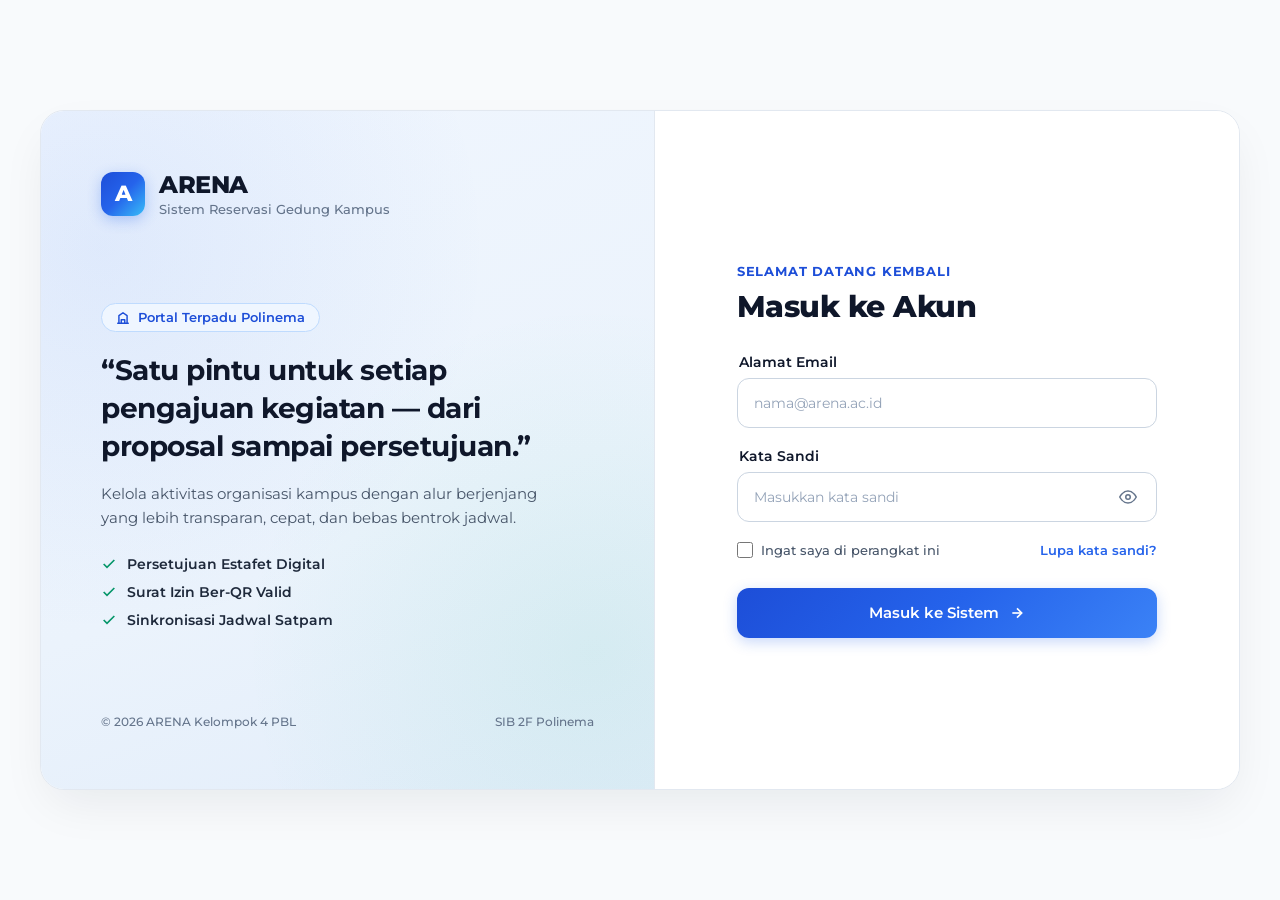
<file: frontend/pages/dashboard-approver.html>
<!doctype html>
<html lang="id">
<head>
  <meta charset="utf-8"><meta name="viewport" content="width=device-width, initial-scale=1">
  <title>Approver - ARENA</title>
  <link href="https://fonts.googleapis.com/css2?family=Inter:wght@400;500;600&family=Montserrat:wght@500;600;700;800&display=swap" rel="stylesheet">
  <link rel="stylesheet" href="../assets/css/variables.css">
  <link rel="stylesheet" href="../assets/css/global.css">
  <link rel="stylesheet" href="../assets/css/components.css">
  <link rel="stylesheet" href="../assets/css/pages/main.css">
  <link rel="stylesheet" href="../assets/css/pages/dasboard-approver.css">
</head>
<body>
  <div id="app">
    <!-- Menu: Dashboard (GET get_pending.php + riwayat) -->
    <section class="view" data-view="dashboard">
      <div class="stat-row">
        <div class="card stat"><div class="label">Menunggu Tinjauan Saya</div><div class="value" id="st-tunggu">0</div></div>
        <div class="card stat"><div class="label">Sudah Saya Setujui</div><div class="value" id="st-setuju">0</div></div>
        <div class="card stat"><div class="label">Permintaan Revisi</div><div class="value" id="st-revisi">0</div></div>
        <div class="card stat"><div class="label">Sudah Saya Tolak</div><div class="value" id="st-tolak">0</div></div>
      </div>
      <h2 class="section-title">Daftar Pengajuan Menunggu Giliran Tinjauan Anda</h2>
      <div id="list-dashboard"></div>
    </section>

    <!-- Menu: Antrean Persetujuan -->
    <section class="view" data-view="antrean">
      <h2 class="section-title">Semua Antrean Persetujuan Giliran Anda</h2>
      <div id="list-antrean"></div>
    </section>

    <!-- Menu: Arsip Kegiatan (riwayat keputusan saya, dari approval_log) -->
    <section class="view" data-view="arsip">
      <div class="card arsip-card">
        <h2 class="card-title">Arsip Riwayat Keputusan Persetujuan Saya</h2>
        <div id="filter-arsip"></div>
        <div class="table-wrap"><table class="table" id="tbl-arsip"></table></div>
        <div id="pager-arsip"></div>
      </div>
    </section>

    <!-- Modal: lihat berkas PDF proposal -->
    <div class="overlay" id="m-pdf"><div class="modal pdf-modal">
      <h2 id="pdf-title">Proposal Kegiatan</h2>
      <div class="preview" id="pdf-preview">[ Pratinjau PDF proposal resmi ]</div>
      <div class="actions"><button class="btn btn-ghost" onclick="UI.modal.close('m-pdf')">Tutup Pratinjau</button></div>
    </div></div>

    <!-- Modal konfirmasi keputusan (Disetujui / Minta Revisi / Ditolak) -->
    <div class="overlay" id="m-confirm"><div class="modal confirm-modal">
      <h2 id="cf-title">Konfirmasi Keputusan</h2>
      <p id="cf-desc">Pastikan pertimbangan Anda sudah sesuai dengan regulasi peminjaman tempat kampus.</p>
      <div class="cf-note" id="cf-note-wrap">
        <label for="cf-note" id="cf-note-label">Catatan &amp; Alasan Keputusan</label>
        <textarea class="textarea" id="cf-note" rows="3" placeholder="Tuliskan catatan arahan revisi atau pertimbangan persetujuan/penolakan..."></textarea>
      </div>
      <div class="actions">
        <button class="btn btn-cancel" id="cf-cancel">Batal</button>
        <button class="btn" id="cf-submit">Kirim Keputusan</button>
      </div>
    </div></div>
  </div>

  <script src="../assets/js/auth.js"></script>
  <script src="../assets/js/api.js"></script>
  <script src="../assets/js/ui.js"></script>
  <script src="../assets/js/shell.js"></script>
  <script src="../assets/js/listtools.js"></script>
  <script src="../assets/js/timeline.js"></script>
  <script src="../assets/js/dasboard-approver.js"></script>
<script src="../assets/js/responsive.js"></script>
</body>
</html>
</file>
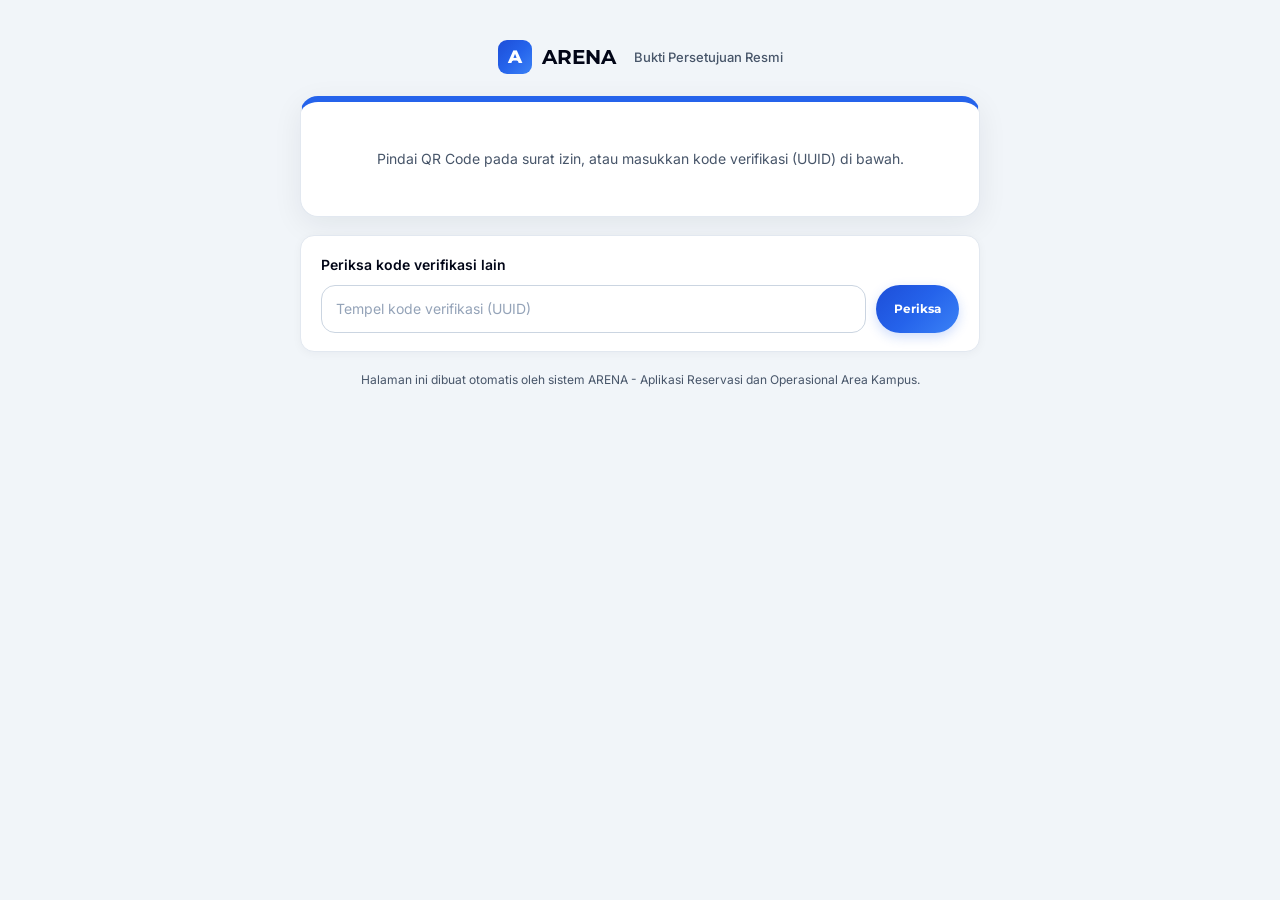
<file: frontend/pages/verifikasi.html>
<!doctype html>
<html lang="id">
<head>
  <meta charset="utf-8"><meta name="viewport" content="width=device-width, initial-scale=1">
  <title>Bukti Persetujuan Resmi - ARENA</title>
  <link href="https://fonts.googleapis.com/css2?family=Inter:wght@400;500;600&family=Montserrat:wght@500;600;700;800&display=swap" rel="stylesheet">
  <link rel="stylesheet" href="../assets/css/variables.css">
  <link rel="stylesheet" href="../assets/css/global.css">
  <link rel="stylesheet" href="../assets/css/components.css">
  <link rel="stylesheet" href="../assets/css/pages/main.css">
  <link rel="stylesheet" href="../assets/css/pages/verifikasi.css">
</head>
<body class="verif-page">
  <!-- Halaman PUBLIK (tanpa login): tujuan QR Code Surat Izin Resmi. Data dari backend/public/get_verifikasi.php -->
  <main class="verif-wrap">
    <div class="brand"><div class="brand-logo">A</div>ARENA <span class="muted small">Bukti Persetujuan Resmi</span></div>

    <article class="verif-card" id="hasil" aria-live="polite">
      <div class="verif-loading">Memeriksa dokumen...</div>
    </article>

    <form class="card verif-form" id="form-id">
      <label for="f-id">Periksa kode verifikasi lain</label>
      <div class="row">
        <input class="input" id="f-id" placeholder="Tempel kode verifikasi (UUID)" autocomplete="off">
        <button class="btn" type="submit">Periksa</button>
      </div>
    </form>

    <p class="verif-foot">Halaman ini dibuat otomatis oleh sistem ARENA - Aplikasi Reservasi dan Operasional Area Kampus.</p>
  </main>

  <script src="../assets/js/api.js"></script>
  <script src="../assets/js/ui.js"></script>
  <script src="../assets/js/verifikasi.js"></script>
</body>
</html>
</file>
<file: frontend/assets/css/pages/login.css>
* {
    margin: 0;
    padding: 0;
    box-sizing: border-box;
}

body {
    font-family: 'Montserrat', system-ui, -apple-system, sans-serif;
    min-height: 100vh;
    display: flex;
    justify-content: center;
    align-items: center;
    background: #F8FAFC;
    color: #0F172A;
    padding: 30px 20px;
}

/* KEMBALI KE BERANDA LINK */
.back-home {
    position: absolute;
    top: 24px;
    left: 24px;
    display: inline-flex;
    align-items: center;
    gap: 8px;
    color: #475569;
    font-size: 13.5px;
    font-weight: 600;
    text-decoration: none;
    padding: 8px 16px;
    border-radius: 999px;
    background: #FFFFFF;
    border: 1px solid #E2E8F0;
    box-shadow: 0 2px 8px rgba(15, 23, 42, 0.04);
    transition: all 0.2s ease;
    z-index: 10;
}

.back-home:hover {
    color: #1D4ED8;
    border-color: #BFDBFE;
    background: #EFF6FF;
    transform: translateX(-3px);
}

/* CARD UTAMA */
.login-page .card {
    width: 100%;
    max-width: 1200px;
    min-height: 680px;
    display: grid;
    grid-template-columns: 1.05fr 1fr;
    position: relative;
    border-radius: 24px;
    background: #FFFFFF;
    border: 1px solid #E2E8F0;
    box-shadow: 0 20px 50px -10px rgba(15, 23, 42, 0.08);
    overflow: hidden;
}

/* PANEL KIRI (HERO) */
.login-page .hero {
    background: 
        radial-gradient(circle at 10% 20%, rgba(37, 99, 235, 0.08), transparent 50%),
        radial-gradient(circle at 90% 80%, rgba(16, 185, 129, 0.08), transparent 45%),
        linear-gradient(160deg, #F0F6FE 0%, #EBF3FC 60%, #E2EDFA 100%);
    border-right: 1px solid #E2E8F0;
    padding: 60px;
    display: flex;
    flex-direction: column;
    justify-content: space-between;
    min-width: 0;
    position: relative;
}

.login-page .brand {
    display: flex;
    align-items: center;
    gap: 14px;
}

.login-page .brand-mark {
    width: 44px;
    height: 44px;
    flex-shrink: 0;
    border-radius: 12px;
    display: flex;
    justify-content: center;
    align-items: center;
    color: white;
    font-weight: 800;
    font-size: 22px;
    background: linear-gradient(135deg, #1D4ED8 0%, #2563EB 50%, #38BDF8 100%);
    box-shadow: 0 4px 14px rgba(37, 99, 235, 0.3);
}

.login-page .brand-text {
    display: flex;
    flex-direction: column;
    gap: 1px;
}

.login-page .brand-name {
    color: #0F172A;
    font-size: 24px;
    line-height: 1.2;
    font-weight: 800;
    letter-spacing: -0.5px;
}

.login-page .brand-sub {
    color: #64748B;
    font-size: 13px;
    font-weight: 500;
}

.login-page .hero-copy {
    max-width: 460px;
    margin: 30px 0;
}

.login-page .hero-badge {
    display: inline-flex;
    align-items: center;
    gap: 8px;
    padding: 6px 14px;
    background: #EFF6FF;
    border: 1px solid #BFDBFE;
    border-radius: 999px;
    color: #1D4ED8;
    font-size: 12.5px;
    font-weight: 600;
    margin-bottom: 20px;
}

.login-page .hero-quote {
    color: #0F172A;
    font-size: 28px;
    line-height: 1.35;
    font-weight: 700;
    margin-bottom: 18px;
    letter-spacing: -0.5px;
}

.login-page .hero-note {
    color: #475569;
    font-size: 14.5px;
    line-height: 1.6;
    font-weight: 400;
}

.login-page .hero-features {
    display: flex;
    flex-direction: column;
    gap: 12px;
    margin-top: 26px;
}

.login-page .hero-feature-item {
    display: flex;
    align-items: center;
    gap: 10px;
    font-size: 13.5px;
    color: #1E293B;
    font-weight: 600;
}

.login-page .hero-feature-item svg {
    color: #059669;
    flex-shrink: 0;
}

/* FOOTER HERO */
.login-page .hero-footer {
    display: flex;
    align-items: center;
    justify-content: space-between;
    font-size: 12px;
    color: #64748B;
    font-weight: 500;
}

/* PANEL KANAN (FORM) */
.login-page .panel {
    background: #FFFFFF;
    display: flex;
    align-items: center;
    justify-content: center;
    padding: 60px 50px;
    min-width: 0;
}

.login-page .form {
    width: 100%;
    max-width: 420px;
    display: flex;
    flex-direction: column;
}

.login-page .eyebrow {
    color: #1D4ED8;
    font-size: 12.5px;
    font-weight: 700;
    line-height: 1.4;
    margin: 0 0 8px;
    letter-spacing: 0.8px;
    text-transform: uppercase;
}

.login-page .title {
    color: #0F172A;
    font-size: 30px;
    line-height: 1.25;
    font-weight: 800;
    margin-bottom: 28px;
    letter-spacing: -0.5px;
}

.login-page .field {
    display: flex;
    flex-direction: column;
    gap: 8px;
    margin-bottom: 20px;
    position: relative;
}

.login-page .field label {
    color: #0F172A;
    font-size: 13.5px;
    font-weight: 600;
    padding-left: 2px;
}

.login-page .input-wrap {
    position: relative;
    width: 100%;
    display: flex;
    align-items: center;
}

.login-page .field input {
    width: 100%;
    height: 50px;
    border: 1px solid #CBD5E1;
    outline: none;
    border-radius: 12px;
    padding: 0 16px;
    background: #FFFFFF;
    color: #0F172A;
    font-family: inherit;
    font-size: 14.5px;
    transition: all 0.2s cubic-bezier(0.16, 1, 0.3, 1);
}

.login-page .field input::placeholder {
    color: #94A3B8;
    font-size: 13.5px;
}

.login-page .field input:focus {
    border-color: #2563EB;
    box-shadow: 0 0 0 3px rgba(37, 99, 235, 0.15);
}

/* TOGGLE PASSWORD ICON */
.toggle-pwd {
    position: absolute;
    right: 14px;
    background: none;
    border: none;
    color: #64748B;
    cursor: pointer;
    display: flex;
    align-items: center;
    justify-content: center;
    padding: 6px;
    border-radius: 6px;
    transition: color 0.15s;
}

.toggle-pwd:hover {
    color: #0F172A;
}

/* ERROR ALERT BOX */
.login-error-box {
    display: none;
    align-items: center;
    gap: 10px;
    background: #FEF2F2;
    border: 1px solid #FECACA;
    color: #991B1B;
    padding: 12px 16px;
    border-radius: 10px;
    font-size: 13px;
    font-weight: 500;
    margin-bottom: 20px;
    animation: fadeUp 0.25s ease both;
}

.login-error-box.active {
    display: flex;
}

/* REMEMBER ME & FORGOT PASSWORD */
.form-options {
    display: flex;
    align-items: center;
    justify-content: space-between;
    margin-bottom: 24px;
    font-size: 13px;
}

.remember-me {
    display: flex;
    align-items: center;
    gap: 8px;
    color: #475569;
    cursor: pointer;
    font-weight: 500;
}

.remember-me input[type="checkbox"] {
    width: 16px;
    height: 16px;
    accent-color: #2563EB;
    cursor: pointer;
}

.forgot-link {
    background: none;
    border: none;
    padding: 0;
    font-family: inherit;
    font-size: 13px;
    color: #2563EB;
    text-decoration: none;
    font-weight: 600;
    cursor: pointer;
    transition: color 0.15s;
}

.forgot-link:hover {
    color: #1D4ED8;
    text-decoration: underline;
}

/* SUCCESS ALERT BOX */
.login-success-box {
    display: none;
    align-items: center;
    gap: 10px;
    background: #ECFDF5;
    border: 1px solid #A7F3D0;
    color: #065F46;
    padding: 12px 16px;
    border-radius: 10px;
    font-size: 13px;
    font-weight: 500;
    margin-bottom: 20px;
    animation: fadeUp 0.25s ease both;
}

/* MODAL LUPA PASSWORD OVERLAY */
.forgot-overlay {
    position: fixed;
    top: 0;
    left: 0;
    width: 100%;
    height: 100%;
    background: rgba(15, 23, 42, 0.6);
    backdrop-filter: blur(4px);
    display: flex;
    align-items: center;
    justify-content: center;
    z-index: 9999;
    opacity: 0;
    visibility: hidden;
    transition: all 0.25s ease;
    padding: 20px;
}

.forgot-overlay.active {
    opacity: 1;
    visibility: visible;
}

.forgot-modal {
    background: #FFFFFF;
    border: 1px solid #E2E8F0;
    border-radius: 20px;
    box-shadow: 0 25px 60px -15px rgba(15, 23, 42, 0.25);
    max-width: 440px;
    width: 100%;
    padding: 32px 28px;
    position: relative;
    transform: translateY(16px);
    transition: transform 0.25s cubic-bezier(0.16, 1, 0.3, 1);
}

.forgot-overlay.active .forgot-modal {
    transform: translateY(0);
}

.forgot-close {
    position: absolute;
    top: 18px;
    right: 18px;
    background: none;
    border: none;
    font-size: 24px;
    color: #64748B;
    cursor: pointer;
    line-height: 1;
    padding: 4px 8px;
    border-radius: 8px;
    transition: all 0.15s;
}

.forgot-close:hover {
    color: #0F172A;
    background: #F1F5F9;
}

.forgot-title {
    font-size: 20px;
    font-weight: 800;
    color: #0F172A;
    margin-bottom: 8px;
}

.forgot-desc {
    font-size: 13px;
    line-height: 1.5;
    color: #475569;
    margin-bottom: 22px;
}

.forgot-modal .field {
    margin-bottom: 16px;
}

.forgot-modal .field label {
    font-size: 12.5px;
    font-weight: 600;
    color: #0F172A;
    margin-bottom: 6px;
    display: block;
}

.forgot-modal .field input {
    width: 100%;
    height: 44px;
    border: 1px solid #CBD5E1;
    border-radius: 10px;
    padding: 0 14px;
    font-size: 14px;
    outline: none;
    transition: border-color 0.2s;
}

.forgot-modal .field input:focus {
    border-color: #2563EB;
    box-shadow: 0 0 0 3px rgba(37, 99, 235, 0.15);
}

.forgot-error {
    color: #DC2626;
    font-size: 12px;
    font-weight: 500;
    margin-top: 4px;
    display: none;
}

.forgot-actions {
    display: flex;
    gap: 10px;
    margin-top: 24px;
}

.forgot-actions .btn-submit {
    margin-top: 0;
    height: 44px;
    font-size: 14px;
    flex: 1;
}

.forgot-actions .btn-cancel {
    height: 44px;
    padding: 0 18px;
    background: #F1F5F9;
    border: 1px solid #CBD5E1;
    border-radius: 12px;
    font-family: inherit;
    font-weight: 600;
    font-size: 14px;
    color: #475569;
    cursor: pointer;
    transition: all 0.15s;
}

.forgot-actions .btn-cancel:hover {
    background: #E2E8F0;
    color: #0F172A;
}

/* TOMBOL MASUK */
.login-page .btn-submit {
    margin-top: 6px;
    width: 100%;
    height: 50px;
    border: none;
    cursor: pointer;
    border-radius: 12px;
    color: #FFFFFF;
    font-family: inherit;
    font-weight: 600;
    font-size: 15px;
    display: inline-flex;
    align-items: center;
    justify-content: center;
    gap: 10px;
    background: linear-gradient(135deg, #1D4ED8 0%, #2563EB 50%, #3B82F6 100%);
    box-shadow: 0 4px 14px rgba(37, 99, 235, 0.25);
    transition: transform 0.2s cubic-bezier(0.16, 1, 0.3, 1), box-shadow 0.2s, filter 0.2s;
}

.login-page .btn-submit:hover {
    transform: translateY(-2px);
    box-shadow: 0 8px 22px rgba(37, 99, 235, 0.35);
    filter: brightness(1.03);
}

.login-page .btn-submit:active {
    transform: translateY(0) scale(0.98);
}

.login-page .btn-submit:disabled {
    opacity: 0.7;
    cursor: wait;
    transform: none;
    box-shadow: none;
}

/* DEMO QUICK HELPER */
.demo-helper {
    margin-top: 26px;
    padding-top: 20px;
    border-top: 1px solid #E2E8F0;
}

.demo-helper-title {
    font-size: 12px;
    font-weight: 700;
    color: #475569;
    margin-bottom: 12px;
    display: flex;
    align-items: center;
    justify-content: space-between;
}

.demo-chips {
    display: flex;
    flex-wrap: wrap;
    gap: 8px;
}

.demo-chip {
    background: #F1F5F9;
    border: 1px solid #CBD5E1;
    color: #334155;
    padding: 6px 12px;
    border-radius: 8px;
    font-size: 11.5px;
    font-weight: 600;
    cursor: pointer;
    transition: all 0.15s ease;
}

.demo-chip:hover {
    background: #EFF6FF;
    border-color: #2563EB;
    color: #1D4ED8;
    transform: translateY(-1px);
}

/* ANIMASI */
@keyframes fadeUp {
    from { opacity: 0; transform: translateY(8px); }
    to { opacity: 1; transform: none; }
}

@keyframes shake {
    10%, 90% { transform: translate3d(-2px, 0, 0); }
    20%, 80% { transform: translate3d(3px, 0, 0); }
    30%, 50%, 70% { transform: translate3d(-4px, 0, 0); }
    40%, 60% { transform: translate3d(4px, 0, 0); }
}

.shake {
    animation: shake 0.5s cubic-bezier(.36,.07,.19,.97) both;
}

/* RESPONSIVE */
@media (max-width: 1024px) {
    .login-page .card {
        grid-template-columns: 1fr;
        max-width: 520px;
        min-height: auto;
    }
    .login-page .hero {
        display: none;
    }
    .login-page .panel {
        padding: 40px 30px;
    }
}

/* ===== LUPA KATA SANDI: langkah, OTP, aturan sandi, kotak masuk simulasi ===== */
.forgot-modal { max-height: calc(100vh - 32px); overflow-y: auto; }
.fg-steps { display: flex; align-items: center; gap: 6px; margin-bottom: 18px; }
.fg-steps span { width: 24px; height: 24px; border-radius: 50%; background: #E2E8F0; color: #64748B; font-size: 12px; font-weight: 700; display: grid; place-items: center; }
.fg-steps span.on { background: #2563EB; color: #fff; }
.fg-steps i { flex: 0 0 24px; height: 2px; background: #E2E8F0; }
.fg-otp { text-align: center; letter-spacing: 10px; font-size: 22px !important; font-weight: 700; padding-left: 10px !important; }
.fg-timer { font-size: 12.5px; color: #64748B; margin: -4px 0 12px; }
.fg-msg { display: none; font-size: 12.5px; font-weight: 600; margin: 0 0 12px; padding: 8px 12px; border-radius: 8px; }
.fg-msg.bad, .fg-msg.ok { display: block; }
.fg-msg.bad { color: #DC2626; background: #FEF2F2; border: 1px solid #FECACA; }
.fg-msg.ok { color: #15803D; background: #F0FDF4; border: 1px solid #BBF7D0; }
.fg-rules { list-style: none; margin: -2px 0 14px; padding: 0; display: grid; gap: 4px; font-size: 12px; color: #64748B; }
.fg-rules li::before { content: "○ "; }
.fg-rules li.ok { color: #15803D; }
.fg-rules li.ok::before { content: "✓ "; }
.forgot-actions .btn-submit:disabled, .forgot-actions .btn-cancel:disabled { opacity: .55; cursor: not-allowed; }
.fg-demo { margin-top: 18px; border: 1px dashed #93C5FD; background: #EFF6FF; border-radius: 12px; padding: 10px 12px; font-size: 12px; color: #1E3A8A; }
.fg-demo summary { cursor: pointer; font-weight: 700; }
.fg-demo p { margin: 8px 0; line-height: 1.5; }
.fg-mail { background: #fff; border: 1px solid #DBEAFE; border-radius: 8px; padding: 8px 10px; margin-top: 6px; }
.fg-mail small { display: block; color: #64748B; margin: 2px 0 4px; }
.fg-mail p { margin: 0; color: #0F172A; word-break: break-word; }

/* ===== RESPONSIVE LOGIN (desktop >=1025px tidak berubah) ===== */
.m-brand-login { display: none; }
@media (max-width: 1024px) {
    body { min-height: 100vh; min-height: 100dvh; align-items: flex-start; padding: 24px 16px; }
    .login-page .card { margin: auto; width: 100%; }
    .login-page .brand-mark { flex: none; }
    .m-brand-login { display: flex; align-items: center; gap: 12px; margin-bottom: 22px; }
    .m-brand-login .brand-mark { width: 44px; height: 44px; border-radius: 12px; background: linear-gradient(135deg, #2563EB, #1D4ED8); color: #fff; display: grid; place-items: center; font: 800 22px 'Montserrat', sans-serif; }
    .m-brand-login strong { display: block; font-size: 20px; font-weight: 800; color: #0F172A; letter-spacing: .5px; }
    .m-brand-login small { display: block; font-size: 12px; color: #64748B; font-weight: 500; }
    .back-home { position: static; align-self: flex-start; margin: 0 0 14px; }
}
@media (max-width: 768px) {
    .login-page .panel { padding: 32px 24px; }
    .login-page .title { font-size: 26px; margin-bottom: 22px; }
}
@media (max-width: 480px) {
    body { padding: 16px 12px; }
    .login-page .panel { padding: 24px 18px; }
    .login-page .title { font-size: 22px; margin-bottom: 18px; }
    .login-page .field input, .login-page .btn-submit { font-size: 16px; min-height: 46px; }
    .form-options { flex-wrap: wrap; gap: 8px 12px; }
    .forgot-overlay { padding: 10px; align-items: flex-start; overflow-y: auto; }
    .forgot-modal { width: 100%; padding: 22px 16px; }
    .fg-otp { letter-spacing: 6px; font-size: 20px !important; }
    .forgot-actions { flex-direction: column-reverse; }
    .forgot-actions .btn-submit, .forgot-actions .btn-cancel { width: 100%; }
}
@media (max-width: 360px) {
    .login-page .panel { padding: 20px 14px; }
    .login-page .title { font-size: 20px; }
    .fg-otp { letter-spacing: 3px; }
}
</file>
<file: frontend/assets/css/variables.css>
:root {
  /* =====================================================================
     PALET WARNA: DOMINAN PUTIH, BIRU ROYAL & HITAM ARANG (SLATE)
     Sangat Bersih, Kontras Tinggi, Modern & Ramah untuk Semua Usia
     ===================================================================== */
  
  /* Latar & Permukaan (Dominan Putih & Off-White Bersih) */
  --page: #F8FAFC;          /* Slate-50: Latar belakang bersih, kontras nyaman */
  --panel: #FFFFFF;         /* Putih Murni untuk Kartu & Panel Konten */
  --surface: #FFFFFF;       /* Navigasi / Sidebar */
  --surface-2: #F1F5F9;     /* Slate-100: Hover latar sekunder */
  --surface-3: #E2E8F0;     /* Slate-200: Garis pemisah tegas */

  /* Form & Input */
  --field: #FFFFFF;         /* Input putih bersih dengan bingkai jelas */
  --field-focus: #FFFFFF;

  /* Tipografi Kontras Tinggi */
  --text: #0F172A;          /* Slate-900: Hitam arang pekat beresolusi tajam */
  --text-pure: #020617;     /* Slate-950: Judul utama */
  --muted: #475569;         /* Slate-600: Teks keterangan abu tua jelas */
  --subtle: #64748B;        /* Slate-500: Label pembantu */
  --placeholder: #94A3B8;   /* Slate-400: Placeholder form */

  /* Aksen Utama: BIRU ROYAL & SAPPHIRE */
  --accent: #2563EB;        /* Blue-600 */
  --accent-soft: #3B82F6;   /* Blue-500 */
  --accent-hover: #1D4ED8;  /* Blue-700 */
  --accent-glow: rgba(37, 99, 235, 0.18);
  
  --grad-start: #1D4ED8;
  --grad-mid: #2563EB;
  --grad-end: #3B82F6;

  --mark-start: #1D4ED8;
  --mark-end: #0284C7;

  /* Garis, Frame & Border */
  --btn-border: #CBD5E1;    /* Slate-300 */
  --sidebar-border: #E2E8F0;/* Slate-200 */
  --panel-border: #E2E8F0;  /* Slate-200 */
  --line: #E2E8F0;          /* Slate-200 */

  /* Aksen Status Sukses: HIJAU EMERALD */
  --green-bg: #ECFDF5;      /* Emerald-50 */
  --green-border: #A7F3D0;  /* Emerald-200 */
  --green: #059669;         /* Emerald-600 */
  --green-hover: #047857;

  /* Status Peringatan / Menunggu (Amber) */
  --amber-bg: #FFFBEB;      /* Amber-50 */
  --amber-border: #FDE68A;  /* Amber-200 */
  --amber: #D97706;         /* Amber-600 */

  /* Status Bahaya / Ditolak (Crimson Red) */
  --danger: #DC2626;        /* Red-600 */
  --red-bg: #FEF2F2;        /* Red-50 */
  --red-border: #FECACA;    /* Red-200 */
  --red: #DC2626;

  /* Tipografi */
  --font-main: "Montserrat", -apple-system, BlinkMacSystemFont, "Segoe UI", Roboto, sans-serif;
  --font-body: "Inter", -apple-system, BlinkMacSystemFont, "Segoe UI", Roboto, sans-serif;
}
</file>
<file: frontend/assets/css/global.css>
:root {
  --bg-main: #F8FAFC;
  --bg-card: #FFFFFF;
  --sidebar-bg: #FFFFFF;
  --text-primary: #0F172A;
  --text-secondary: #475569;
  --accent-blue: #2563EB;
  --accent-hover: #1D4ED8;
  --badge-green-bg: #ECFDF5;
  --badge-green-text: #059669;
  --badge-yellow-bg: #FFFBEB;
  --badge-yellow-text: #D97706;
  --badge-red-bg: #FEF2F2;
  --badge-red-text: #DC2626;
  --border-color: #E2E8F0;
}
</file>
<file: frontend/assets/css/components.css>
/* =====================================================================
   ARENA - components.css
   Catatan: gaya sidebar, kartu, statistik, tombol, badge, dan tabel
   sekarang HANYA didefinisikan di pages/main.css (satu sumber agar
   tidak bentrok). File ini dibiarkan ada supaya tautan <link> di
   semua halaman tetap valid; alias badge lama dipertahankan di bawah.
   ===================================================================== */
.badge.pending  { background: var(--amber-bg); border-color: var(--amber-border); color: var(--amber); }
.badge.approved { background: var(--green-bg); border-color: var(--green-border); color: var(--green); }
.badge.rejected { background: var(--red-bg);   border-color: var(--red-border);   color: var(--red); }
</file>
<file: frontend/assets/css/pages/main.css>
/* =====================================================================
   ARENA - main.css (GLOBAL LIGHT THEME)
   Palet: Dominan Putih, Biru Royal & Hitam Arang (Slate)
   Ramah & Nyaman Dibaca untuk Semua Kalangan Usia (19 - 60+ Tahun)
   ===================================================================== */

/* ---------- 1) TOKEN DESAIN ---------- */
:root {
  --bg: #F8FAFC;            /* Latar halaman putih keabuan (Slate 50) */
  --panel: #FFFFFF;         /* Putih murni untuk kartu */
  --panel-2: #F1F5F9;       /* Slate 100 untuk elemen sekunder */
  --field: #FFFFFF;         /* Background input */
  --line: #E2E8F0;          /* Garis pemisah Slate 200 */
  
  --text: #0F172A;          /* Slate 900: Hitam arang tajam */
  --text-pure: #020617;     /* Slate 950 */
  --muted: #475569;         /* Slate 600 */
  --subtle: #64748B;        /* Slate 500 */
  
  /* Aksen Biru Royal */
  --accent-1: #1D4ED8;
  --accent-2: #3B82F6;
  --accent-soft: #2563EB;
  --grad: linear-gradient(135deg, #1D4ED8 0%, #2563EB 50%, #3B82F6 100%);
  --grad-hover: linear-gradient(135deg, #1E40AF 0%, #1D4ED8 50%, #2563EB 100%);
  
  /* Aksen Status */
  --ok: #059669;            /* Hijau Emerald */
  --warn: #D97706;          /* Kuning Amber */
  --bad: #DC2626;           /* Merah Rose */
  --grad-ok: linear-gradient(135deg, #059669 0%, #10B981 100%);

  --radius: 14px;
  --radius-sm: 10px;
  --radius-pill: 999px;
  --ease: cubic-bezier(.16, 1, .3, 1);
  --dur: .2s;
  
  --font-head: "Montserrat", system-ui, -apple-system, sans-serif;
  --font-body: "Inter", system-ui, -apple-system, sans-serif;
}

/* ---------- 2) RESET ---------- */
*, *::before, *::after { box-sizing: border-box; }
html, body { margin: 0; min-height: 100%; }
body {
  background: var(--bg); color: var(--text);
  font-family: var(--font-body); font-size: 14.5px; line-height: 1.6;
  -webkit-font-smoothing: antialiased;
  animation: pageIn .3s var(--ease) both;
}
h1, h2, h3 { font-family: var(--font-head); margin: 0; letter-spacing: -0.3px; color: var(--text-pure); }
a { color: inherit; text-decoration: none; }
button, input, select, textarea { font: inherit; color: inherit; }
button { cursor: pointer; border: 0; background: none; }
body.leaving { opacity: 0; transition: opacity .2s var(--ease); }

/* ---------- 3) LAYOUT SHELL (sidebar + konten) ---------- */
.app {
  display: grid;
  grid-template-columns: 260px minmax(0, 1fr);
  gap: 24px;
  padding: 16px;
  min-height: 100vh;
  align-items: start;
}

.sidebar {
  background: #FFFFFF;
  border: 1px solid var(--line);
  border-radius: var(--radius);
  padding: 14px;
  display: flex;
  flex-direction: column;
  justify-content: flex-start;
  gap: 10px;
  position: sticky;
  top: 16px;
  height: calc(100vh - 32px);
  box-shadow: 0 2px 12px rgba(15, 23, 42, 0.04);
}

.brand {
  display: flex;
  align-items: center;
  gap: 10px;
  margin: 2px 0 10px 4px;
  font: 700 20px var(--font-head);
  color: var(--text-pure);
}

.brand-logo {
  width: 34px;
  height: 34px;
  border-radius: 9px;
  background: var(--grad);
  display: grid;
  place-items: center;
  font: 800 18px var(--font-head);
  color: #fff;
}

/* Menu: kotak bergaris, yang aktif terisi penuh (gaya sama dengan versi Management Ruang) */
.menu-item {
  display: block;
  width: 100%;
  text-align: left;
  padding: 10px 14px;
  border-radius: 10px;
  background: #F8FAFC;
  border: 1px solid var(--line);
  color: #1E293B;
  font-weight: 500;
  font-size: 14px;
  transition: transform var(--dur) var(--ease), background var(--dur), border-color var(--dur), box-shadow var(--dur), color var(--dur);
}
.menu-item:hover {
  transform: translateX(4px);
  background: #EFF6FF;
  border-color: #BFDBFE;
  color: #1D4ED8;
}
.menu-item.active {
  background: var(--grad);
  color: #fff;
  border-color: transparent;
  font-weight: 600;
  box-shadow: 0 6px 18px rgba(37, 99, 235, 0.30);
}
.menu-item.active:hover { transform: none; color: #fff; }
.menu-item.with-icon { display: flex; align-items: center; gap: 10px; }
.menu-item svg { flex: none; }

.sidebar-foot {
  margin-top: auto;
  display: grid;
  gap: 6px;
  font-size: 13px;
  padding: 12px 4px 2px;
  border-top: 1px solid var(--line);
}
.sidebar-foot .help {
  background: none;
  border: 1px solid transparent;
  color: var(--muted);
  text-align: left;
  padding: 8px 10px;
  font-family: inherit;
  font-size: 13px;
  font-weight: 600;
  border-radius: 10px;
  cursor: pointer;
  display: flex;
  align-items: center;
  gap: 8px;
  transition: all var(--dur);
}
.sidebar-foot .help:hover,
.sidebar-foot .help.active {
  color: #1D4ED8;
  background: #EFF6FF;
  border-color: #BFDBFE;
}
.sidebar-foot .logout {
  color: var(--bad);
  text-align: left;
  padding: 8px 10px;
  font-weight: 600;
  font-size: 13px;
  border-radius: 10px;
  display: flex;
  align-items: center;
  gap: 8px;
  transition: background var(--dur);
}
.sidebar-foot .logout:hover { background: #FEF2F2; }

.main { padding: 6px 12px 40px 0; min-width: 0; }

.page-title { font-size: 22px; font-weight: 700; color: var(--text-pure); }
.page-sub { color: var(--muted); font-size: 12px; margin-top: 2px; }
.page-sub b { color: var(--text-pure); font-weight: 600; }
.page-sub .tahap { color: var(--accent-soft); font-weight: 600; }

.view { display: none; }
.view.active { display: block; animation: fadeUp .3s var(--ease) both; }

/* ---------- 4) KOMPONEN DASAR ---------- */
.card {
  background: #FFFFFF;
  border: 1px solid var(--line);
  border-radius: var(--radius);
  padding: 18px 20px;
  box-shadow: 0 2px 10px rgba(15, 23, 42, 0.04);
}
.card + .card { margin-top: 16px; }
/* Kartu di dalam grid harus sejajar (aturan .card + .card hanya untuk tumpukan vertikal) */
.grid > .card, .grid > .card + .card { margin-top: 0; }

.card-title { font: 700 16px var(--font-head); margin-bottom: 12px; color: var(--text-pure); }
.section-title { font: 700 18px var(--font-head); margin: 22px 0 10px; color: var(--text-pure); }

.grid { display: grid; gap: 14px; }
.grid.cols-2 { grid-template-columns: repeat(2, minmax(0, 1fr)); }
.grid.cols-3 { grid-template-columns: repeat(3, minmax(0, 1fr)); }
.grid.cols-4 { grid-template-columns: repeat(4, minmax(0, 1fr)); }
.grid.cols-5 { grid-template-columns: repeat(5, minmax(0, 1fr)); }

/* Kartu statistik: seragam, tanpa dekorasi tambahan */
.stat .label { color: var(--muted); font-size: 14px; font-weight: 500; }
.stat .value { font: 700 36px var(--font-head); margin-top: 6px; color: var(--text-pure); letter-spacing: -0.5px; line-height: 1.15; }
.stat .hint { color: var(--ok); font-size: 12px; margin-top: 4px; font-weight: 600; }

/* Tombol */
.btn {
  position: relative;
  overflow: hidden;
  display: inline-flex;
  align-items: center;
  justify-content: center;
  gap: 8px;
  padding: 8px 18px;
  border-radius: var(--radius-pill);
  background: var(--grad);
  color: #fff;
  font: 700 12px var(--font-head);
  box-shadow: 0 4px 12px rgba(37, 99, 235, 0.22);
  transition: transform var(--dur) var(--ease), box-shadow var(--dur), filter var(--dur);
}
.btn:hover { transform: translateY(-2px); box-shadow: 0 8px 20px rgba(37, 99, 235, 0.32); filter: brightness(1.05); }
.btn:active { transform: translateY(0) scale(.96); }
.btn[disabled], .btn:disabled { opacity: .5; pointer-events: none; cursor: not-allowed; }
.ripple { position: absolute; border-radius: 50%; background: rgba(255,255,255,.4); transform: scale(0); animation: ripple .6s linear forwards; pointer-events: none; }
@keyframes ripple { to { transform: scale(4); opacity: 0; } }

.btn-ghost { background: #FFFFFF; border: 1px solid #CBD5E1; box-shadow: none; color: var(--text); }
.btn-ghost:hover { background: #F1F5F9; border-color: #94A3B8; box-shadow: none; }
.btn-muted { background: #E2E8F0; color: #334155; box-shadow: none; }
.btn-lg { padding: 12px 26px; font-size: 15px; }
.btn-sm { padding: 5px 14px; font-size: 11px; }
.btn-ok { background: var(--grad-ok); color: #fff; box-shadow: 0 4px 12px rgba(5, 150, 105, 0.22); }
.btn-ok:hover { box-shadow: 0 8px 20px rgba(5, 150, 105, 0.32); }
.btn-danger { background: var(--bad); color: #fff; box-shadow: 0 4px 12px rgba(220, 38, 38, 0.22); }
.btn-danger:hover { box-shadow: 0 8px 20px rgba(220, 38, 38, 0.32); }

/* Input & Form */
.field { display: grid; gap: 6px; margin-bottom: 14px; }
.field label { font-weight: 600; font-size: 13px; color: var(--text-pure); }
.field label .wajib { color: var(--bad); font-weight: 700; margin-left: 2px; }
.field label .opsional { color: var(--muted); font-weight: 500; font-size: 12px; }
.input, .textarea, .select {
  width: 100%;
  background: #FFFFFF;
  border: 1px solid #CBD5E1;
  border-radius: 14px;
  padding: 12px 14px;
  outline: none;
  color: var(--text-pure);
  font-size: 14px;
  transition: border-color var(--dur), box-shadow var(--dur);
}
.input::placeholder, .textarea::placeholder { color: var(--placeholder); }
.input:focus, .textarea:focus, .select:focus {
  border-color: var(--accent-soft);
  box-shadow: 0 0 0 3px rgba(37, 99, 235, 0.15);
}
.textarea { min-height: 110px; resize: vertical; }

/* Badge status */
.badge {
  display: inline-flex;
  align-items: center;
  gap: 6px;
  padding: 3px 14px;
  border-radius: var(--radius-pill);
  font-size: 11px;
  font-weight: 600;
  border: 1px solid;
  white-space: nowrap;
}
.badge.ok   { color: var(--green); border-color: var(--green-border); background: var(--green-bg); }
.badge.warn { color: var(--amber); border-color: var(--amber-border); background: var(--amber-bg); }
.badge.bad  { color: var(--bad);   border-color: var(--red-border);   background: var(--red-bg); }

/* Tabel */
.table { width: 100%; border-collapse: collapse; }
.table th { color: var(--muted); font-weight: 600; text-align: left; padding: 8px 8px; font-size: 12px; }
.table td { padding: 14px 8px; border-top: 1px solid var(--line); font-size: 13px; color: var(--text); vertical-align: middle; }
.table tbody tr { transition: background var(--dur); }
.table tbody tr:hover { background: #F8FAFC; }
.table .btn, .table .badge { white-space: nowrap; }

/* Kartu pengajuan (riwayat mahasiswa & approver) */
.req { position: relative; }
.req h3 { font-size: 16px; font-weight: 700; color: var(--text-pure); padding-right: 150px; }
.req .meta { color: var(--muted); font-size: 12px; display: flex; flex-wrap: wrap; gap: 6px 28px; margin: 6px 0; }
.req .meta b { color: var(--text-pure); font-weight: 600; }
.req .badge { position: absolute; top: 16px; right: 20px; }

/* Tracker tahap: garis penghubung antar titik, hijau untuk tahap yang sudah lewat */
.mini-steps {
  display: flex;
  max-width: 560px;
  margin: 12px 0 10px;
  font-size: 11.5px;
  color: var(--muted);
}
.mini-steps .ms { position: relative; flex: 1 1 0; display: grid; gap: 6px; justify-items: start; align-content: start; }
.mini-steps .ms:last-child { flex: 0 0 auto; }
.mini-steps .ms:not(:last-child)::before {
  content: "";
  position: absolute;
  top: 8px;
  left: 18px;
  right: 0;
  height: 2px;
  background: var(--line);
}
.mini-steps .ms.done:not(:last-child)::before { background: var(--ok); }
.mini-steps .dot {
  position: relative;
  z-index: 1;
  width: 18px;
  height: 18px;
  border-radius: 50%;
  background: #FFFFFF;
  border: 2px solid #CBD5E1;
  color: var(--subtle);
  display: grid;
  place-items: center;
  font-size: 10px;
  font-weight: 700;
}
.mini-steps .ms.done .dot { background: var(--ok); border-color: var(--ok); color: #fff; }
.mini-steps .ms.now { color: #1D4ED8; font-weight: 700; }
.mini-steps .ms.now .dot { background: var(--accent-soft); border-color: var(--accent-soft); color: #fff; box-shadow: 0 0 0 4px rgba(37, 99, 235, 0.15); }
.mini-steps .ms.rej .dot { background: var(--bad); border-color: var(--bad); color: #fff; }

/* ---------- 5) STEPPER BESAR (Wizard Mahasiswa) ---------- */
.stepper { display: flex; align-items: flex-start; margin: 6px 0 26px; }
.step {
  display: grid;
  justify-items: center;
  text-align: center;
  gap: 8px;
  width: 120px;
  font-weight: 600;
  font-size: 12px;
  line-height: 1.35;
  color: var(--muted);
  position: relative;
  z-index: 1;
  transition: color .25s var(--ease);
}
.step span { display: -webkit-box; -webkit-line-clamp: 2; -webkit-box-orient: vertical; overflow: hidden; }
.step.active { color: var(--accent-soft); font-weight: 700; }
.step.done { color: var(--text-pure); }
.step .circle {
  width: 56px;
  height: 56px;
  border-radius: 50%;
  background: #FFFFFF;
  border: 2px solid #CBD5E1;
  color: var(--muted);
  display: grid;
  place-items: center;
  font: 600 24px var(--font-head);
  transition: background .35s var(--ease), color .35s, transform .35s var(--ease), box-shadow .35s, border-color .35s;
}
.step.active .circle {
  background: var(--accent-soft);
  border-color: var(--accent-soft);
  color: #fff;
  transform: scale(1.08);
  box-shadow: 0 6px 20px rgba(37, 99, 235, 0.35);
}
.step.done .circle { background: var(--ok); border-color: var(--ok); color: #FFFFFF; }
.step-line { flex: 1; height: 3px; margin-top: 27px; background: #E2E8F0; position: relative; overflow: hidden; }
.step-line::after {
  content: "";
  position: absolute;
  inset: 0;
  background: linear-gradient(90deg, var(--ok), var(--accent-soft));
  transform: scaleX(0);
  transform-origin: left;
  transition: transform .5s var(--ease);
}
.step-line.filled::after { transform: scaleX(1); }

.step-panel { display: none; }
.step-panel.active { display: block; animation: slideIn .35s var(--ease) both; }
.step-actions { display: flex; justify-content: space-between; margin-top: 18px; }

/* Dropzone Modern */
.dropzone {
  border: 2px dashed #94A3B8; 
  background: #F8FAFC; 
  border-radius: 16px; 
  min-height: 140px;
  display: grid; 
  place-items: center; 
  text-align: center; 
  color: var(--muted); 
  font: 600 14px var(--font-body);
  cursor: pointer;
  padding: 24px;
  transition: all var(--dur) var(--ease);
}
.dropzone:hover, .dropzone.over { 
  border-color: var(--accent-soft); 
  background: #EFF6FF; 
  color: var(--accent-soft);
  transform: scale(1.01); 
}
.dropzone .file-chip { 
  background: #FFFFFF; 
  border: 1px solid var(--accent-soft); 
  border-radius: 12px; 
  padding: 14px 24px; 
  animation: pop .3s var(--ease) both; 
  color: var(--text-pure);
  font-weight: 600;
  box-shadow: 0 4px 12px rgba(37, 99, 235, 0.1);
}

/* ---------- 6) MODAL / DROPDOWN / TOAST ---------- */
.overlay { 
  position: fixed; 
  inset: 0; 
  background: rgba(15, 23, 42, 0.6); 
  backdrop-filter: blur(6px); 
  display: none; 
  place-items: center; 
  z-index: 50; 
}
.overlay.open { display: grid; animation: fade .2s both; }

.modal { 
  background: #FFFFFF; 
  border: 1px solid var(--line); 
  border-radius: 22px; 
  width: min(900px, 92vw); 
  max-height: 88vh; 
  padding: 28px; 
  display: grid; 
  gap: 16px; 
  overflow: auto; 
  box-shadow: 0 25px 50px -12px rgba(0, 0, 0, 0.2);
  animation: pop .3s var(--ease) both; 
}
.modal h2 { font-size: 22px; color: var(--text-pure); font-weight: 700; }
.modal .preview { 
  background: #F8FAFC; 
  border: 1px solid var(--line);
  border-radius: 16px; 
  min-height: 340px; 
  display: grid; 
  place-items: center; 
  color: var(--muted); 
}
.modal .actions { display: flex; justify-content: flex-end; gap: 12px; }

/* Badge acara di kalender bisa diklik (badge "Kosong" tidak) */
.cal .cell .badge.klik { cursor: pointer; transition: transform .15s ease, box-shadow .15s ease, filter .15s ease; }
.cal .cell .badge.klik:hover { transform: translateY(-1px); box-shadow: 0 3px 8px rgba(217, 119, 6, 0.22); filter: brightness(.97); }
.cal .cell .badge.klik:focus-visible { outline: 2px solid var(--accent); outline-offset: 2px; }

/* ---- Modal Detail Jadwal Acara ---- */
.jadwal-modal { width: min(520px, 92vw); padding: 28px 30px; border-radius: 24px; gap: 18px; }
.jd-head { display: grid; gap: 6px; }
.jd-kicker { font-size: 11.5px; font-weight: 700; letter-spacing: .06em; text-transform: uppercase; color: var(--accent); }
.jadwal-modal h2 { margin: 0; font-size: 21px; line-height: 1.3; overflow-wrap: anywhere; }
.jd-list { display: grid; gap: 0; margin: 0; background: #F8FAFC; border: 1px solid var(--line); border-radius: 16px; overflow: hidden; }
.jd-row { display: grid; grid-template-columns: 132px minmax(0, 1fr); gap: 14px; padding: 12px 16px; font-size: 13.5px; align-items: start; }
.jd-row + .jd-row { border-top: 1px solid var(--line); }
.jd-row dt { color: var(--muted); font-weight: 500; }
.jd-row dd { margin: 0; color: var(--text-pure); font-weight: 600; overflow-wrap: anywhere; }
.jd-row dd small { display: block; margin-top: 2px; color: var(--muted); font-weight: 500; font-size: 12px; }
.jadwal-modal .actions { margin-top: 2px; }
@media (max-width: 600px) {
  .jadwal-modal { padding: 20px 16px; }
  .jd-row { grid-template-columns: 1fr; gap: 2px; }
}

/* Dropdown */
.dropdown { position: relative; display: inline-block; }
.dropdown-btn { 
  min-width: 170px; 
  text-align: left; 
  padding: 11px 16px; 
  border-radius: 12px; 
  background: #FFFFFF; 
  border: 1px solid #CBD5E1; 
  color: var(--text-pure);
  font-size: 13.5px;
  display: flex;
  align-items: center;
  justify-content: space-between;
  transition: border-color var(--dur);
}
.dropdown-btn:hover { border-color: var(--accent-soft); }
.dropdown-menu {
  position: absolute; 
  top: calc(100% + 6px); 
  left: 0; 
  min-width: 100%; 
  z-index: 30; 
  padding: 6px;
  background: #FFFFFF; 
  border: 1px solid #CBD5E1; 
  border-radius: 12px;
  box-shadow: 0 14px 35px -8px rgba(15, 23, 42, 0.15);
  opacity: 0; 
  transform: translateY(-8px) scale(.97); 
  pointer-events: none;
  transition: opacity var(--dur), transform var(--dur) var(--ease);
  margin: 0;
}
.dropdown.open .dropdown-menu { opacity: 1; transform: none; pointer-events: auto; }
.dropdown-menu li { 
  list-style: none; 
  padding: 9px 14px; 
  border-radius: 8px; 
  font-size: 13px; 
  color: var(--text);
  cursor: pointer; 
  transition: background .15s, color .15s; 
}
.dropdown-menu li:hover, .dropdown-menu li.sel { 
  background: #EFF6FF; 
  color: #1D4ED8; 
  font-weight: 600;
}

/* Toast */
.toast-wrap { position: fixed; right: 24px; bottom: 24px; display: grid; gap: 10px; z-index: 99; }
.toast { 
  background: #FFFFFF; 
  border: 1px solid var(--line); 
  border-left: 4px solid var(--accent-soft); 
  padding: 14px 20px; 
  border-radius: 12px; 
  color: var(--text-pure);
  font-weight: 500;
  box-shadow: 0 10px 25px rgba(15, 23, 42, 0.1);
  animation: slideIn .3s var(--ease) both; 
}
.toast.ok { border-left-color: var(--ok); } 
.toast.bad { border-left-color: var(--bad); }

/* Kalender */
.cal { display: grid; grid-template-columns: repeat(7, minmax(0, 1fr)); gap: 12px; }
.cal .dow { text-align: center; color: var(--muted); font-size: 12px; font-weight: 600; padding: 6px 0; }
.cal .cell { 
  background: #FFFFFF; 
  border: 1px solid #E2E8F0; 
  border-radius: 12px; 
  min-height: 94px; 
  padding: 8px; 
  display: grid; 
  gap: 6px; 
  align-content: start; 
  justify-items: center; 
  transition: transform var(--dur) var(--ease), border-color var(--dur); 
}
.cal .cell:hover { transform: translateY(-2px); border-color: #94A3B8; }

/* Header Profil */
.page-head { display: flex; justify-content: space-between; align-items: flex-start; gap: 16px; margin-bottom: 18px; }
.profile { display: flex; align-items: center; gap: 12px; }
.profile[hidden] { display: none; }
.avatar { 
  width: 42px; 
  height: 42px; 
  border-radius: 50%; 
  background: #EFF6FF; 
  border: 1px solid #BFDBFE;
  display: grid; 
  place-items: center; 
  overflow: hidden; 
  flex: none; 
}
.profile-name { font: 600 15px var(--font-head); color: var(--text-pure); }
.profile-edit { 
  display: inline-block; 
  margin-top: 3px; 
  background: #F1F5F9; 
  color: var(--muted); 
  border: 1px solid #CBD5E1;
  border-radius: var(--radius-pill); 
  padding: 3px 12px; 
  font: 600 10px var(--font-head); 
  transition: all var(--dur); 
}
.profile-edit:hover { background: var(--accent); color: #fff; border-color: var(--accent); }

/* =====================================================================
   DASHBOARD PENGATURAN PROFIL & AKUN (NATURAL & PROFESSIONAL)
   ===================================================================== */
.profile-overlay { 
  background: rgba(15, 23, 42, 0.65); 
  backdrop-filter: blur(8px); 
  padding: 24px; 
  z-index: 999; 
  display: none; 
  place-items: center; 
  position: fixed; 
  inset: 0; 
}
.profile-overlay.open { display: grid; animation: fade .25s ease both; }

.profile-card.profile-settings-dashboard {
  position: relative;
  width: min(660px, 100%);
  max-width: 96vw;
  min-width: 340px;
  min-height: 260px;
  max-height: calc(100vh - 48px);
  overflow: auto;            /* isi panjang bisa di-scroll */
  resize: both;              /* bisa diperbesar / diperkecil dari pojok kanan bawah */
  background: #FFFFFF;
  border: 1px solid var(--line);
  border-radius: 24px;
  padding: 32px 34px;
  box-shadow: 0 25px 60px -10px rgba(15, 23, 42, 0.2);
  display: flex;
  flex-direction: column;
  align-items: stretch;
  animation: pop .25s cubic-bezier(0.16, 1, 0.3, 1) both;
}

.pf-header {
  display: flex;
  align-items: flex-start;
  justify-content: space-between;
  margin-bottom: 20px;
  padding-bottom: 16px;
  border-bottom: 1px solid var(--line);
}

.pf-header h2 {
  font: 700 22px var(--font-head);
  color: var(--text-pure);
}

.pf-subtitle {
  font-size: 13px;
  color: var(--muted);
  margin-top: 4px;
}

.pf-close {
  background: #F1F5F9;
  border: none;
  width: 36px;
  height: 36px;
  border-radius: 50%;
  font-size: 24px;
  line-height: 1;
  color: #64748B;
  display: grid;
  place-items: center;
  cursor: pointer;
  transition: all 0.15s ease;
}

.pf-close:hover {
  background: #E2E8F0;
  color: #0F172A;
}

/* User Card Summary */
.pf-user-card {
  display: flex;
  align-items: center;
  gap: 18px;
  background: #F8FAFC;
  border: 1px solid #E2E8F0;
  border-radius: 16px;
  padding: 18px 20px;
  margin-bottom: 20px;
}

.pf-avatar-wrap {
  position: relative;
  width: 72px;
  height: 72px;
  flex-shrink: 0;
}

.pf-avatar-box {
  width: 100%;
  height: 100%;
  border-radius: 50%;
  background: #EFF6FF;
  border: 2px solid #BFDBFE;
  display: grid;
  place-items: center;
  overflow: hidden;
}

.pf-avatar-img-tag {
  width: 100%;
  height: 100%;
  border-radius: 50%;
  object-fit: cover;
}

.pf-avatar-camera {
  position: absolute;
  bottom: -2px;
  right: -2px;
  width: 26px;
  height: 26px;
  border-radius: 50%;
  background: var(--accent);
  color: #FFFFFF;
  border: 2px solid #FFFFFF;
  display: grid;
  place-items: center;
  cursor: pointer;
  box-shadow: 0 2px 6px rgba(0, 0, 0, 0.2);
  transition: transform 0.15s;
}

.pf-avatar-camera:hover {
  transform: scale(1.1);
  background: var(--accent-hover);
}

.pf-user-info {
  flex: 1;
  min-width: 0;
}

.pf-name-row {
  display: flex;
  align-items: center;
  gap: 10px;
  flex-wrap: wrap;
}

.pf-user-name {
  font: 700 17px var(--font-head);
  color: var(--text-pure);
  margin: 0;
}

.pf-badge-role {
  padding: 2px 10px;
  border-radius: 999px;
  background: #EFF6FF;
  border: 1px solid #BFDBFE;
  color: #1D4ED8;
  font-size: 11.5px;
  font-weight: 700;
}

.pf-user-meta {
  font-size: 12.5px;
  color: var(--muted);
  display: flex;
  align-items: center;
  gap: 8px;
  margin: 6px 0 8px;
  flex-wrap: wrap;
}

.pf-photo-actions {
  display: flex;
  align-items: center;
  gap: 10px;
}

.btn-link-action {
  background: none;
  border: none;
  padding: 0;
  color: var(--accent);
  font-size: 12px;
  font-weight: 600;
  cursor: pointer;
  transition: color 0.15s;
}

.btn-link-action:hover {
  text-decoration: underline;
}

.btn-link-action.text-danger {
  color: var(--danger);
}

.divider {
  color: #CBD5E1;
  font-size: 12px;
}

/* Tabs */
.pf-tabs {
  display: flex;
  gap: 8px;
  border-bottom: 2px solid #F1F5F9;
  margin-bottom: 20px;
}

.pf-tab-btn {
  background: none;
  border: none;
  padding: 10px 16px;
  font: 600 13.5px var(--font-head);
  color: var(--muted);
  cursor: pointer;
  border-bottom: 2px solid transparent;
  margin-bottom: -2px;
  transition: all 0.15s ease;
}

.pf-tab-btn:hover {
  color: var(--text-pure);
}

.pf-tab-btn.active {
  color: var(--accent);
  border-color: var(--accent);
}

/* Tab Panes */
.pf-tab-pane {
  display: none;
}

.pf-tab-pane.active {
  display: block;
  animation: fadeUp 0.2s ease both;
}

.pf-form-grid {
  display: grid;
  gap: 16px;
}

.pf-form-row {
  display: grid;
  grid-template-columns: 1fr 1fr;
  gap: 14px;
}

.pf-form-group {
  display: flex;
  flex-direction: column;
  gap: 6px;
}

.pf-label-lock {
  display: flex;
  align-items: center;
  justify-content: space-between;
  font-weight: 600;
  font-size: 13.5px;
  color: var(--text-pure);
}

.pf-lock-tag {
  display: inline-flex;
  align-items: center;
  gap: 4px;
  font-size: 11.5px;
  color: #64748B;
  background: #F1F5F9;
  padding: 2px 8px;
  border-radius: 6px;
  border: 1px solid #E2E8F0;
}

.pf-readonly {
  background: #F1F5F9 !important;
  color: #334155 !important;
  border-color: #CBD5E1 !important;
  cursor: not-allowed;
  font-weight: 500;
}

.pf-form-hint {
  font-size: 11.5px;
  color: #64748B;
  margin-top: 4px;
  line-height: 1.5;
}

.pf-footer-action {
  display: flex;
  justify-content: flex-end;
  margin-top: 20px;
  padding-top: 18px;
  border-top: 1px solid var(--line);
}

.pf-alert-box {
  padding: 10px 14px;
  border-radius: 10px;
  font-size: 13px;
  font-weight: 600;
}

.pf-alert-bad {
  background: #FEF2F2;
  border: 1px solid #FECACA;
  color: #991B1B;
}

.pf-alert-ok {
  background: #ECFDF5;
  border: 1px solid #A7F3D0;
  color: #065F46;
}

@media (max-width: 600px) {
  .pf-form-row { grid-template-columns: 1fr; }
  .pf-user-card { flex-direction: column; text-align: center; }
  .pf-photo-actions { justify-content: center; }
}

/* Modal Helpers & Utilities */
.qr-box { display: grid; justify-items: center; gap: 12px; }
.qr-box img { width: 200px; height: 200px; background: #fff; padding: 10px; border-radius: 14px; border: 1px solid #E2E8F0; }
.qr-box .qr-empty { width: 200px; height: 200px; border-radius: 14px; border: 2px dashed #CBD5E1; display: grid; place-items: center; color: var(--muted); font-size: 13px; }
dl.kv { display: grid; grid-template-columns: 140px 1fr; gap: 8px 14px; margin: 0; font-size: 13.5px; }
dl.kv dt { color: var(--muted); } dl.kv dd { margin: 0; color: var(--text-pure); font-weight: 500; }
.toolbar { display: flex; align-items: center; gap: 12px; flex-wrap: wrap; margin-bottom: 14px; }
.toolbar .spacer { flex: 1; }
.muted { color: var(--muted); }
.table-wrap { overflow-x: auto; }
.table td .btn + .btn { margin-left: 6px; }

/* Animasi Mikro */
@keyframes pageIn  { from { opacity: 0; } to { opacity: 1; } }
@keyframes fade    { from { opacity: 0; } to { opacity: 1; } }
@keyframes fadeUp  { from { opacity: 0; transform: translateY(12px); } to { opacity: 1; transform: none; } }
@keyframes slideIn { from { opacity: 0; transform: translateX(18px); } to { opacity: 1; transform: none; } }
@keyframes pop     { from { opacity: 0; transform: scale(.94); } to { opacity: 1; transform: none; } }
@keyframes shake   { 20%,60% { transform: translateX(-6px); } 40%,80% { transform: translateX(6px); } }

.shake { animation: shake .4s; }

/* Staggered entrance animation untuk kartu-kartu dashboard */
.reveal {
  animation: fadeUp .35s var(--ease) both;
  animation-delay: calc(var(--i, 0) * 0.05s);
}

/* Micro-interactions: kartu statistik dibuat statis agar rapi */

/* Responsif */
@media (max-width: 1180px) { .grid.cols-5 { grid-template-columns: repeat(3, minmax(0, 1fr)); } }
/* (aturan responsif lengkap ada di bagian RESPONSIVE di akhir file) */

/* =====================================================================
   DASHBOARD BANTUAN & TANYA JAWAB (Q&A) VIEW
   ===================================================================== */
.bantuan-hero {
  background: linear-gradient(135deg, #EFF6FF 0%, #DBEAFE 100%);
  border: 1px solid #BFDBFE;
  border-radius: 18px;
  padding: 26px 30px;
  margin-bottom: 24px;
  display: flex;
  justify-content: space-between;
  align-items: center;
  flex-wrap: wrap;
  gap: 20px;
}
.bantuan-hero-text h2 {
  font-size: 22px;
  font-weight: 800;
  color: #1E3A8A;
  margin-bottom: 6px;
}
.bantuan-hero-text p {
  font-size: 14px;
  color: #2563EB;
  max-width: 580px;
  line-height: 1.5;
}
.bantuan-search-box {
  width: 100%;
  max-width: 360px;
  position: relative;
}
.bantuan-search-box input {
  width: 100%;
  height: 46px;
  background: #FFFFFF;
  border: 1px solid #BFDBFE;
  border-radius: 12px;
  padding: 0 16px 0 42px;
  font-size: 13.5px;
  color: #0F172A;
  outline: none;
  box-shadow: 0 4px 12px rgba(37, 99, 235, 0.08);
  transition: all 0.2s;
}
.bantuan-search-box input:focus {
  border-color: #2563EB;
  box-shadow: 0 0 0 3px rgba(37, 99, 235, 0.18);
}
.bantuan-search-icon {
  position: absolute;
  left: 14px;
  top: 14px;
  color: #2563EB;
  pointer-events: none;
}
.bantuan-grid-roles {
  display: grid;
  grid-template-columns: repeat(auto-fit, minmax(260px, 1fr));
  gap: 16px;
  margin-bottom: 28px;
}
.bantuan-role-card {
  background: #FFFFFF;
  border: 1px solid #E2E8F0;
  border-radius: 14px;
  padding: 20px;
  box-shadow: 0 2px 8px rgba(15, 23, 42, 0.03);
  transition: transform 0.2s, border-color 0.2s;
}
.bantuan-role-card:hover {
  transform: translateY(-2px);
  border-color: #BFDBFE;
}
.bantuan-role-badge {
  display: inline-flex;
  align-items: center;
  gap: 6px;
  font-size: 11px;
  font-weight: 700;
  text-transform: uppercase;
  padding: 4px 10px;
  border-radius: 999px;
  background: #EFF6FF;
  color: #1D4ED8;
  border: 1px solid #BFDBFE;
  margin-bottom: 12px;
}
.bantuan-role-card h4 {
  font-size: 16px;
  font-weight: 700;
  color: #0F172A;
  margin-bottom: 8px;
}
.bantuan-role-card ul {
  padding-left: 18px;
  font-size: 13px;
  color: #475569;
  line-height: 1.6;
}
.bantuan-role-card ul li {
  margin-bottom: 4px;
}
.bantuan-qa-list {
  display: flex;
  flex-direction: column;
  gap: 12px;
  margin-bottom: 30px;
}
.bantuan-qa-item {
  background: #FFFFFF;
  border: 1px solid #E2E8F0;
  border-radius: 12px;
  overflow: hidden;
  transition: border-color 0.2s, box-shadow 0.2s;
}
.bantuan-qa-item.active {
  border-color: #93C5FD;
  box-shadow: 0 4px 14px rgba(37, 99, 235, 0.08);
}
.bantuan-qa-question {
  width: 100%;
  padding: 18px 20px;
  background: none;
  border: none;
  text-align: left;
  font-family: inherit;
  font-size: 15px;
  font-weight: 700;
  color: #0F172A;
  cursor: pointer;
  display: flex;
  justify-content: space-between;
  align-items: center;
  gap: 16px;
}
.bantuan-qa-question:hover {
  color: #1D4ED8;
}
.bantuan-qa-icon {
  font-size: 12px;
  color: #64748B;
  transition: transform 0.25s ease;
  flex-shrink: 0;
}
.bantuan-qa-item.active .bantuan-qa-icon {
  transform: rotate(180deg);
  color: #1D4ED8;
}
.bantuan-qa-answer {
  display: none;
  padding: 0 20px 20px;
  font-size: 14px;
  line-height: 1.65;
  color: #334155;
  border-top: 1px solid #F1F5F9;
  margin-top: -2px;
  padding-top: 14px;
}
.bantuan-qa-item.active .bantuan-qa-answer {
  display: block;
}
.bantuan-contact-box {
  background: #FFFFFF;
  border: 1px solid #E2E8F0;
  border-radius: 16px;
  padding: 24px;
  display: flex;
  align-items: center;
  justify-content: space-between;
  flex-wrap: wrap;
  gap: 16px;
}
.bantuan-contact-info h4 {
  font-size: 16px;
  font-weight: 700;
  color: #0F172A;
  margin-bottom: 4px;
}
.bantuan-contact-info p {
  font-size: 13.5px;
  color: #475569;
}
.bantuan-btn-back {
  background: #FFFFFF;
  border: 1px solid #CBD5E1;
  color: #1D4ED8;
  font-weight: 600;
  font-size: 13px;
  padding: 8px 16px;
  border-radius: 999px;
  cursor: pointer;
  display: inline-flex;
  align-items: center;
  gap: 6px;
  margin-bottom: 16px;
  transition: all 0.2s;
}
.bantuan-btn-back:hover {
  background: #EFF6FF;
  border-color: #BFDBFE;
}

/* =====================================================================
   KOMPONEN TAMBAHAN HALAMAN ADMIN (menggantikan class Tailwind lama)
   ===================================================================== */
.small { font-size: 12px; }
.card-head { display: flex; align-items: center; justify-content: space-between; gap: 12px; flex-wrap: wrap; margin-bottom: 14px; }
.card-head.line { padding-bottom: 12px; border-bottom: 1px solid var(--line); }
.card-head h2, .card-head h3 { font: 700 16px var(--font-head); color: var(--text-pure); margin: 0; }
.card-sub { color: var(--muted); font-size: 12px; margin: 2px 0 0; }
.card > .card-title + .card-sub { margin: -8px 0 16px; }
.text-link { background: none; border: 0; padding: 0; cursor: pointer; font-size: 12px; font-weight: 600; color: #2563EB; }
.text-link:hover { text-decoration: underline; }
.stack { display: grid; gap: 14px; }
.split { display: grid; grid-template-columns: minmax(0, 2.2fr) minmax(0, 1fr); gap: 16px; align-items: start; margin-top: 16px; }
.split > .card, .split > .card + .card { margin-top: 0; }
@media (max-width: 1000px) { .split { grid-template-columns: 1fr; } }

.btn-warn { background: #D97706; box-shadow: 0 4px 12px rgba(217, 119, 6, 0.22); }
.btn-outline-danger { background: #FFFFFF; border: 1px solid #FCA5A5; color: var(--bad); box-shadow: none; }
.btn-outline-danger:hover { background: #FEF2F2; box-shadow: none; }
.btn-outline-ok { background: #FFFFFF; border: 1px solid #6EE7B7; color: var(--ok); box-shadow: none; }
.btn-outline-ok:hover { background: #ECFDF5; box-shadow: none; }
a.btn { text-decoration: none; }

.alert-warn { background: #FFFBEB; border: 1px solid #FDE68A; border-radius: var(--radius); padding: 16px 20px; margin-top: 16px; }
.alert-warn .alert-head { display: flex; align-items: center; justify-content: space-between; gap: 12px; margin-bottom: 8px; }
.alert-warn .alert-title { display: flex; align-items: center; gap: 10px; }
.alert-warn h3 { font: 700 15px var(--font-head); color: #78350F; margin: 0; }
.alert-warn p { font-size: 12px; color: #92400E; margin: 0 0 12px; }
.alert-icon { width: 30px; height: 30px; border-radius: 8px; background: #FDE68A; display: grid; place-items: center; font-size: 15px; flex: none; }
.pill-count { background: #FDE68A; color: #92400E; border-radius: var(--radius-pill); padding: 2px 12px; font-size: 11px; font-weight: 700; white-space: nowrap; }

.flow { display: flex; align-items: center; gap: 12px; overflow-x: auto; padding: 6px 0; }
.flow-step { flex: none; min-width: 180px; border: 1px solid #BFDBFE; background: #EFF6FF; border-radius: 12px; padding: 12px 14px; }
.flow-step .k { font-size: 10px; font-weight: 700; letter-spacing: .06em; text-transform: uppercase; color: #1D4ED8; }
.flow-step .v { font: 700 14px var(--font-head); color: var(--text-pure); margin-top: 4px; }
.flow-arrow { color: #3B82F6; font-weight: 700; flex: none; }

.log-list { display: grid; gap: 10px; }
.log-item { border: 1px solid var(--line); background: #F8FAFC; border-radius: 12px; padding: 10px 12px; font-size: 12px; }
.log-item .t { font-weight: 600; color: var(--text-pure); }
.log-item .d { color: var(--muted); margin-top: 2px; font-size: 11.5px; }
.log-item .w { color: var(--placeholder); margin-top: 4px; font-size: 10.5px; }
.empty-note { color: var(--subtle); font-size: 12px; padding: 6px 0; }

/* Kontak Bantuan: pilihan kendala + tombol */
.bantuan-contact-actions { display: flex; gap: 10px; flex-wrap: wrap; }
.bantuan-kendala { display: flex; flex-direction: column; gap: 4px; margin-top: 12px; font-size: 12.5px; font-weight: 600; color: #475569; max-width: 340px; }
.bantuan-kendala select { height: 40px; border: 1px solid #CBD5E1; border-radius: 10px; padding: 0 10px; font: inherit; font-weight: 500; color: #0F172A; background: #fff; }

/* Modal profil: geser lewat judul */
.profile-card.dragging .pf-header { cursor: grabbing; }
@media (min-width: 901px) { .profile-card .pf-header { cursor: grab; user-select: none; touch-action: none; } }
.profile-card.dragging { animation: none; transition: none; }
.profile-card .pf-header .pf-close { cursor: pointer; }
@media (max-width: 600px) {
  .profile-card.profile-settings-dashboard { resize: none; min-width: 0; max-height: calc(100vh - 32px); }
  .profile-card .pf-header { cursor: default; }
}

/* =====================================================================
   RESPONSIVE — tablet (<=1024) & HP (<=768 / <=480). Desktop (>=1025) tidak berubah.
   ===================================================================== */
img, svg, video { max-width: 100%; }
.m-topbar, .drawer-overlay { display: none; }

/* ---------- Tablet <=1024 ---------- */
@media (max-width: 1024px) {
  .grid.cols-5, .grid.cols-4, .grid.cols-3, .grid.cols-2, .stat-row { grid-template-columns: repeat(2, minmax(0, 1fr)); }
  .split { grid-template-columns: minmax(0, 1fr); }
  .main, .view, .card, .card-head, .grid > * { min-width: 0; }
  .table-wrap { overflow-x: auto; -webkit-overflow-scrolling: touch; }
  .table-wrap > .table:not(.rcards) { min-width: 560px; }
}

/* ---------- Drawer sidebar + topbar mobile <=900 ---------- */
@media (max-width: 900px) {
  html, body { overflow-x: hidden; }
  body.nav-lock { overflow: hidden; }
  .app { grid-template-columns: minmax(0, 1fr); grid-template-rows: auto 1fr; align-content: start; padding: 12px; gap: 0; }
  .main { padding: 14px 0 32px; }

  .m-topbar { display: flex; align-items: center; gap: 12px; position: sticky; top: 8px; z-index: 90; height: 56px; padding: 0 10px 0 8px; background: #fff; border: 1px solid var(--line); border-radius: 16px; box-shadow: 0 2px 12px rgba(15, 23, 42, .06); }
  .m-topbar .m-burger { width: 44px; height: 44px; display: grid; place-items: center; border: 0; background: transparent; border-radius: 12px; color: #1E293B; }
  .m-topbar .m-burger:focus-visible, .m-topbar .m-avatar:focus-visible { outline: 2px solid var(--accent); outline-offset: 2px; }
  .m-topbar .m-brand { display: flex; align-items: center; gap: 10px; font: 700 18px var(--font-head); color: var(--text-pure); }
  .m-topbar .m-brand .brand-logo { width: 30px; height: 30px; font-size: 16px; }
  .m-topbar .m-avatar { margin-left: auto; width: 44px; height: 44px; border-radius: 50%; border: 1px solid var(--line); background: #EFF6FF; display: grid; place-items: center; overflow: hidden; padding: 0; }
  .m-topbar .m-avatar svg { width: 30px; height: 30px; }
  .m-topbar .m-avatar img { width: 100%; height: 100%; object-fit: cover; }

  .drawer-overlay { display: block; position: fixed; inset: 0; z-index: 190; background: rgba(15, 23, 42, .55); opacity: 0; pointer-events: none; transition: opacity .25s; }
  .drawer-overlay.show { opacity: 1; pointer-events: auto; }

  .sidebar { position: fixed; top: 0; left: 0; bottom: 0; z-index: 200; width: min(300px, 85vw); height: 100vh; height: 100dvh; max-height: none; border-radius: 0 20px 20px 0; padding: 18px 14px; overflow-y: auto; transform: translateX(-105%); visibility: hidden; transition: transform .28s var(--ease), visibility 0s linear .28s; }
  .sidebar.nav-open { transform: none; visibility: visible; transition: transform .28s var(--ease), visibility 0s; box-shadow: 8px 0 40px rgba(15, 23, 42, .25); }
  .sidebar > .brand { margin-top: 0; }
  .menu-item:hover { transform: none; }
  .sidebar-foot { margin-top: auto; }

  .page-head { flex-direction: column; align-items: stretch; gap: 8px; margin-bottom: 14px; }
  .page-head .profile { display: none; }       /* avatar pindah ke topbar */
  .page-title { font-size: 20px; }
  .dropdown-menu { max-width: calc(100vw - 32px); }
  .sub-menu { position: static; box-shadow: none; border: 0; border-left: 2px solid #BFDBFE; border-radius: 0; margin: 4px 0 4px 10px; padding: 2px 0 2px 6px; }
  .toast-wrap { left: 12px; right: 12px; bottom: 12px; }
  .card-tall { min-height: auto; }
  .flow { overflow-x: auto; }
}
@media (prefers-reduced-motion: reduce) {
  .sidebar, .sidebar.nav-open, .drawer-overlay { transition: none; }
}

/* ---------- Modal (HP & tablet kecil) <=768 ---------- */
@media (max-width: 768px) {
  .overlay, .profile-overlay, .forgot-overlay { padding: 12px; }
  .modal, .confirm-modal, .pdf-modal, .catatan-modal, .forgot-modal { width: calc(100% - 24px) !important; max-width: 100%; max-height: 90vh; max-height: 90dvh; padding: 20px; overflow-y: auto; }
  .modal .actions, .confirm-modal .actions, .catatan-modal .actions { flex-wrap: wrap; }
  .confirm-modal .btn { min-width: 0; }
  .modal .preview { min-height: 220px; }
  .profile-card.profile-settings-dashboard { width: calc(100% - 24px); min-width: 0; resize: none; padding: 22px 18px; max-height: 92vh; max-height: 92dvh; }
  .profile-card .pf-header { cursor: default; }
  dl.kv, .confirm-box dl { grid-template-columns: 110px minmax(0, 1fr); gap: 6px 12px; }
  .qr-box img, .qr-box .qr-empty { width: min(200px, 60vw); height: min(200px, 60vw); }
}

/* ---------- HP <=600 ---------- */
@media (max-width: 600px) {
  .app { padding: 10px; }
  .grid.cols-5, .grid.cols-4, .grid.cols-3, .grid.cols-2, .stat-row { grid-template-columns: minmax(0, 1fr); }
  .stat .value { font-size: 28px; }
  .card { padding: 14px; }
  .toolbar, .filters { flex-direction: column; align-items: stretch; }
  .toolbar > *, .filters > *, .toolbar .dropdown, .filters .dropdown, .dropdown-btn { width: 100%; max-width: 100%; }
  .toolbar .spacer { display: none; }
  .req h3 { padding-right: 0; }
  .req .badge { position: static; display: inline-block; margin-bottom: 8px; }
  .req .meta { gap: 4px 16px; }
  .modal .actions, .confirm-modal .actions, .catatan-modal .actions, .forgot-actions, .step-actions { flex-direction: column-reverse; align-items: stretch; }
  .modal .actions .btn, .confirm-modal .actions .btn, .catatan-modal .actions .btn, .step-actions .btn { width: 100%; justify-content: center; }
  .flow-step { min-width: 150px; }
  .alert-warn .alert-head { flex-wrap: wrap; }
  .bantuan-hero, .bantuan-contact-box { padding: 16px; }
  .bantuan-contact-actions, .bantuan-contact-actions .btn { width: 100%; }
  .bantuan-kendala { max-width: none; }
  /* tabel utama -> kartu (diberi kelas .rcards oleh responsive.js) */
  .table.rcards, .table.rcards tbody, .table.rcards tr, .table.rcards td { display: block; width: 100%; }
  .table.rcards thead { display: none; }
  .table.rcards tr { border: 1px solid var(--line); border-radius: 12px; padding: 6px 12px; margin-bottom: 10px; background: #fff; }
  .table.rcards td { display: flex; justify-content: space-between; align-items: flex-start; gap: 14px; border: 0; padding: 7px 0; text-align: right; white-space: normal; word-break: break-word; }
  .table.rcards td[data-label]::before { content: attr(data-label); flex: none; max-width: 42%; font-weight: 600; font-size: 12px; color: var(--muted); text-align: left; }
  .table.rcards td[colspan] { display: block; text-align: center; }
  .table.rcards tbody tr:hover { background: #fff; }
  .table.rcards td .btn + .btn { margin-left: 0; }
}

/* ---------- HP kecil <=480: target sentuh & font input ---------- */
@media (max-width: 480px) {
  .btn, .btn-sm, .menu-item, .dropdown-btn, .text-link, .table td .btn, .help, .logout { min-height: 44px; }
  .text-link { display: inline-flex; align-items: center; }
  input, select, textarea, .input, .textarea, .select { font-size: 16px; }
  .page-title { font-size: 18px; }
  .modal h2, .confirm-modal h2 { font-size: 20px; }
}

@media (max-width: 600px) {
  /* alur persetujuan: susun vertikal dengan panah ke bawah */
  .flow { flex-direction: column; align-items: stretch; overflow: visible; }
  .flow-step { min-width: 0; width: 100%; }
  .flow-arrow { align-self: center; transform: rotate(90deg); }
}

@media (max-width: 600px) {
  /* kolom pertama kartu tabel = judul kartu (tanpa label, rata kiri) */
  .table.rcards td:first-child { display: block; text-align: left; font-weight: 700; padding: 8px 0 8px; border-bottom: 1px solid var(--line); margin-bottom: 4px; }
  .table.rcards td:first-child::before { content: none; }
}

/* Ikon mata pada field password (form Tambah Akun / Reset Password) */
.pass-wrap { position: relative; display: flex; align-items: center; }
.pass-wrap .input { width: 100%; padding-right: 46px; }
.pass-wrap .toggle-pwd { position: absolute; right: 10px; top: 50%; transform: translateY(-50%); display: flex; align-items: center; justify-content: center; padding: 6px; background: none; border: none; border-radius: 6px; color: #64748B; cursor: pointer; transition: color .15s; }
.pass-wrap .toggle-pwd:hover { color: #0F172A; }
</file>
<file: frontend/assets/css/pages/dasboard-satpam.css>
/* Styling khusus Dashboard Satpam - Light Theme */
.gedung-info { 
  display: flex; 
  justify-content: space-between; 
  align-items: flex-end; 
  gap: 16px; 
  flex-wrap: wrap; 
  margin-bottom: 16px; 
  padding: 18px 22px;
  border-radius: 14px;
  background: linear-gradient(135deg, #EFF6FF 0%, #E0EDFE 100%);
  border: 1px solid #BFDBFE;
  box-shadow: 0 4px 16px rgba(37, 99, 235, 0.05);
}
.gedung-info h2 { font-size: 22px; margin: 4px 0; color: #1E3A8A; font-weight: 700; }
.small { font-size: 12.5px; }
.view[data-view="dashboard"] > .card + .card, 
.view[data-view="dashboard"] > .grid + .card { margin-top: 16px; }

.cal .cell { align-content: start; justify-items: stretch; min-height: 96px; }
.cal .cell small { color: var(--muted); justify-self: start; font-weight: 600; }
.cal .cell.blank { background: transparent; border-color: transparent; }
.cal .cell.blank:hover { transform: none; }
.cal .cell.today { 
  border-color: var(--accent); 
  background: #EFF6FF;
  box-shadow: 0 0 10px rgba(37, 99, 235, 0.2); 
}
.cal .cell.today small { color: #1D4ED8; font-weight: 700; }
.cal .cell .badge { 
  white-space: nowrap; 
  overflow: hidden; 
  text-overflow: ellipsis; 
  font-size: 10.5px; 
  padding: 3px 8px; 
  max-width: 100%; 
}
table tbody tr:hover { background-color: #F8FAFC; }
@media (max-width: 900px) { .cal { gap: 6px; } .cal .cell { min-height: 70px; padding: 6px 4px; } }

/* ===== RESPONSIVE SATPAM ===== */
@media (max-width: 768px) {
  .gedung-info { align-items: stretch; flex-direction: column; padding: 14px 16px; }
  .gedung-info h2 { font-size: 19px; }
  .gedung-info .btn { width: 100%; justify-content: center; }
}
@media (max-width: 600px) {
  .cal { gap: 4px; }
  .cal .cell { min-height: 54px; padding: 4px; display: flex; flex-wrap: wrap; align-content: flex-start; gap: 3px; }
  .cal .cell small { flex: 0 0 100%; font-size: 11px; }
  .cal .cell .badge { font-size: 0; width: 8px; height: 8px; min-width: 0; padding: 0; border-radius: 50%; flex: none; display: inline-block; }
  .cal .cell:hover { transform: none; }
}
</file>
<file: frontend/assets/css/pages/dasboard-approver.css>
/* Styling khusus Dashboard Approver (Kajur / Wadir / DosPem / Presiden BEM) - Light Theme */

/* ---- Dashboard: kartu statistik (4 kolom sejajar) ---- */
.stat-row { display: grid; grid-template-columns: repeat(4, minmax(0, 1fr)); gap: 14px; }
.stat-row .card + .card { margin-top: 0; }

/* ---- Kartu pengajuan ---- */
.req + .req { margin-top: 16px; }

/* ---- Tombol aksi ---- */
.card-actions { display: flex; gap: 10px; margin-top: 14px; flex-wrap: wrap; }
.btn-pill { border-radius: var(--radius-pill); padding: 8px 20px; font-size: 12px; font-weight: 700; }
.card-actions .btn-approve, .card-actions .btn-reject { min-width: 110px; }

.btn-approve { 
  background: var(--ok); 
  color: #fff; 
  box-shadow: 0 4px 14px rgba(5, 150, 105, 0.25);
}
.btn-approve:hover { 
  background: #047857; 
  box-shadow: 0 8px 20px rgba(5, 150, 105, 0.35); 
}

.btn-reject { 
  background: var(--bad); 
  color: #fff; 
  box-shadow: 0 4px 14px rgba(220, 38, 38, 0.25);
}
.btn-reject:hover { 
  background: #B91C1C; 
  box-shadow: 0 8px 20px rgba(220, 38, 38, 0.35); 
}

/* ---- Arsip Kegiatan ---- */
.arsip-card { padding: 18px 20px 8px; }
.arsip-card .card-title { font-size: 17px; margin-bottom: 14px; color: var(--text-pure); }
.arsip-card .table th { padding: 8px 8px; font-size: 12px; }
.arsip-card .table td { padding: 14px 8px; vertical-align: middle; }
.arsip-card .table td:last-child { color: var(--text-pure); }
.arsip-card .badge { min-width: 76px; text-align: center; padding: 4px 12px; }

/* ---- Modal konfirmasi (Disetujui / Ditolak) ---- */
.confirm-modal { 
  width: min(580px, 92vw); 
  text-align: center; 
  background: #FFFFFF; 
  border: 1px solid var(--line); 
  border-radius: 24px; 
  padding: 40px 36px; 
  justify-items: center; 
  gap: 12px; 
  box-shadow: 0 25px 50px -12px rgba(0, 0, 0, 0.2); 
}
.confirm-modal h2 { font: 700 26px var(--font-head); color: var(--text-pure); }
.confirm-modal p { font: 500 13.5px/1.6 var(--font-body); max-width: 460px; margin: 0; color: var(--muted); }
.confirm-modal .cf-note { width: 100%; max-width: 480px; text-align: left; margin-top: 14px; }
.confirm-modal .cf-note[hidden] { display: none; }
.confirm-modal .cf-note label { display: block; font: 600 13.5px var(--font-head); margin-bottom: 8px; color: var(--text-pure); }
.confirm-modal .cf-note .textarea { 
  min-height: 75px; 
  background: #FFFFFF; 
  border: 1px solid #CBD5E1; 
  border-radius: 12px; 
  padding: 12px 16px; 
  resize: vertical; 
}
.confirm-modal .actions { justify-content: center; gap: 18px; margin-top: 20px; }
.confirm-modal .btn { min-width: 140px; border-radius: var(--radius-pill); padding: 11px 26px; font-size: 15px; font-weight: 700; }
.confirm-modal .btn-cancel { 
  background: #F1F5F9; 
  border: 1px solid #CBD5E1; 
  color: #475569; 
}
.confirm-modal .btn-cancel:hover { background: #E2E8F0; color: #0F172A; }

/* ---- Modal lihat PDF ---- */
.pdf-modal { width: min(1080px, 94vw); max-height: 92vh; }
.pdf-modal .preview { 
  min-height: 60vh; 
  background: #F8FAFC; 
  border: 1px solid #E2E8F0; 
  border-radius: 20px; 
  display: grid; 
  place-items: center; 
  color: var(--muted); 
  font-size: 13.5px; 
}
.pdf-modal .actions { justify-content: flex-end; }

@media (max-width: 900px) {
  .stat-row { grid-template-columns: repeat(2, minmax(0, 1fr)); }
}
@media (max-width: 720px) {
  .confirm-modal .actions { gap: 12px; }
  .confirm-modal .btn { min-width: 120px; }
}

.arsip-card .table td:nth-child(3), .arsip-card .table td:nth-child(5),
.arsip-card .table th:nth-child(3), .arsip-card .table th:nth-child(5) { white-space: nowrap; }
.arsip-card .table td:last-child { min-width: 180px; }
.sidebar-foot .help { text-align: left; }

/* ===== RESPONSIVE APPROVER ===== */
@media (max-width: 1024px) {
  .stat-row { grid-template-columns: repeat(2, minmax(0, 1fr)); }
}
@media (max-width: 600px) {
  .stat-row { grid-template-columns: minmax(0, 1fr); }
  .card-actions .btn { flex: 1 1 calc(50% - 10px); min-width: 0; justify-content: center; }
  .card-actions .btn-approve, .card-actions .btn-reject { min-width: 0; }
  .arsip-card .table td:last-child { min-width: 0; }
  .arsip-card .table td:nth-child(3), .arsip-card .table td:nth-child(5) { white-space: normal; }
  .pdf-modal .actions .btn { width: 100%; }
}
</file>
<file: frontend/assets/css/pages/verifikasi.css>
/* Halaman publik Bukti Persetujuan Resmi - Light Theme, responsif HP & desktop, ramah cetak */
.verif-page { display: grid; place-items: start center; padding: 40px 16px 56px; background: #F1F5F9; min-height: 100vh; }
.verif-wrap { width: min(680px, 100%); display: grid; gap: 18px; }
.verif-wrap .brand { margin: 0 0 4px; justify-content: center; }
.verif-wrap .brand .small { margin-left: 8px; font: 500 13px var(--font-body); color: var(--muted); }
.small { font-size: 12px; }

/* Kartu utama, bergaya surat / sertifikat resmi */
.verif-card { display: grid; gap: 22px; background: #FFFFFF; border: 1px solid #E2E8F0; border-top: 6px solid var(--accent); border-radius: 18px; padding: 28px; box-shadow: 0 8px 30px rgba(15, 23, 42, 0.07); }
.verif-loading { color: var(--muted); text-align: center; padding: 18px 0; font-size: 14px; }

/* Lencana status */
.verif-status { display: flex; align-items: center; gap: 16px; padding: 18px 20px; border-radius: 14px; border: 1px solid; }
.verif-status.valid { background: var(--green-bg); border-color: var(--green-border); color: var(--green); }
.verif-status.warn  { background: var(--amber-bg); border-color: var(--amber-border); color: var(--amber); }
.verif-status.bad   { background: var(--red-bg);   border-color: var(--red-border);   color: var(--bad); }
.verif-icon { width: 48px; height: 48px; flex-shrink: 0; border-radius: 50%; border: 2px solid currentColor; display: grid; place-items: center; font: 800 24px var(--font-head); background: #fff; }
.verif-msg { font: 800 18px var(--font-head); letter-spacing: -0.2px; line-height: 1.25; }
.verif-sub { margin-top: 4px; font-size: 12.5px; font-weight: 500; line-height: 1.5; color: var(--muted); }

/* Nomor surat */
.verif-nomor { display: flex; flex-wrap: wrap; gap: 12px 32px; padding: 14px 18px; background: #F8FAFC; border: 1px dashed #CBD5E1; border-radius: 12px; }
.verif-nomor span { display: block; font-size: 11.5px; text-transform: uppercase; letter-spacing: .05em; color: var(--muted); }
.verif-nomor strong { display: block; margin-top: 2px; font: 700 15px var(--font-head); color: var(--text-pure); word-break: break-word; }

/* Bagian-bagian isi */
.verif-sec h2 { margin: 0 0 10px; padding-bottom: 8px; border-bottom: 1px solid #E2E8F0; font: 700 15px var(--font-head); color: var(--text-pure); }
.verif-sec-sub { margin: -2px 0 12px; font-size: 12.5px; color: var(--muted); }
.verif-kv { display: grid; gap: 0; margin: 0; }
.verif-kv .kv-row { display: grid; grid-template-columns: 170px minmax(0, 1fr); gap: 4px 16px; padding: 9px 0; font-size: 14px; }
.verif-kv .kv-row + .kv-row { border-top: 1px solid #F1F5F9; }
.verif-kv dt { color: var(--muted); }
.verif-kv dd { margin: 0; font-weight: 600; color: var(--text-pure); overflow-wrap: anywhere; }
.verif-kv dd a { color: var(--accent); text-decoration: none; }

/* Lembar pengesahan: satu kartu per approver */
.pengesahan { list-style: none; margin: 0; padding: 0; display: grid; gap: 10px; }
.pengesahan-item { display: grid; grid-template-columns: 34px minmax(0, 1fr) auto; gap: 14px; align-items: center; padding: 14px 16px; border: 1px solid #E2E8F0; border-left: 4px solid var(--green); border-radius: 12px; background: #FCFDFD; }
.pengesahan-no { width: 34px; height: 34px; border-radius: 50%; display: grid; place-items: center; background: var(--green); color: #fff; font: 700 14px var(--font-head); }
.pengesahan-jabatan { font: 700 14.5px var(--font-head); color: var(--text-pure); }
.pengesahan-jabatan span { font: 500 12px var(--font-body); color: var(--muted); }
.pengesahan-nama { margin-top: 2px; font-size: 14px; font-weight: 600; color: #1E293B; overflow-wrap: anywhere; }
.pengesahan-waktu { margin-top: 2px; font-size: 12.5px; color: var(--muted); }
.pengesahan-status { padding: 5px 12px; border-radius: 999px; font-size: 12px; font-weight: 700; background: #F1F5F9; color: var(--muted); white-space: nowrap; }
.pengesahan-status.ok { background: var(--green-bg); color: var(--green); border: 1px solid var(--green-border); }

.verif-hubungi { margin: 0; font-size: 13.5px; color: var(--muted); }

/* Form periksa kode lain */
.verif-form label { font-weight: 600; font-size: 14px; display: block; margin-bottom: 8px; color: var(--text-pure); }
.verif-form .row { display: flex; gap: 10px; }
.verif-form .row .input { flex: 1; min-width: 0; }
.verif-foot { margin: 0; text-align: center; font-size: 12px; color: var(--muted); }

/* HP */
@media (max-width: 560px) {
  .verif-page { padding: 20px 12px 40px; }
  .verif-card { padding: 20px 16px; gap: 18px; }
  .verif-status { padding: 14px; gap: 12px; }
  .verif-icon { width: 40px; height: 40px; font-size: 20px; }
  .verif-msg { font-size: 16px; }
  .verif-kv .kv-row { grid-template-columns: 1fr; gap: 2px; }
  .pengesahan-item { grid-template-columns: 30px minmax(0, 1fr); padding: 12px; }
  .pengesahan-no { width: 30px; height: 30px; font-size: 13px; }
  .pengesahan-status { grid-column: 2; justify-self: start; }
  .verif-form .row { flex-direction: column; }
}

/* Cetak / simpan PDF: hanya surat, tanpa form */
@media print {
  .verif-page { background: #fff; padding: 0; }
  .verif-form, .verif-foot { display: none; }
  .verif-card { box-shadow: none; border-color: #CBD5E1; }
}
</file>
